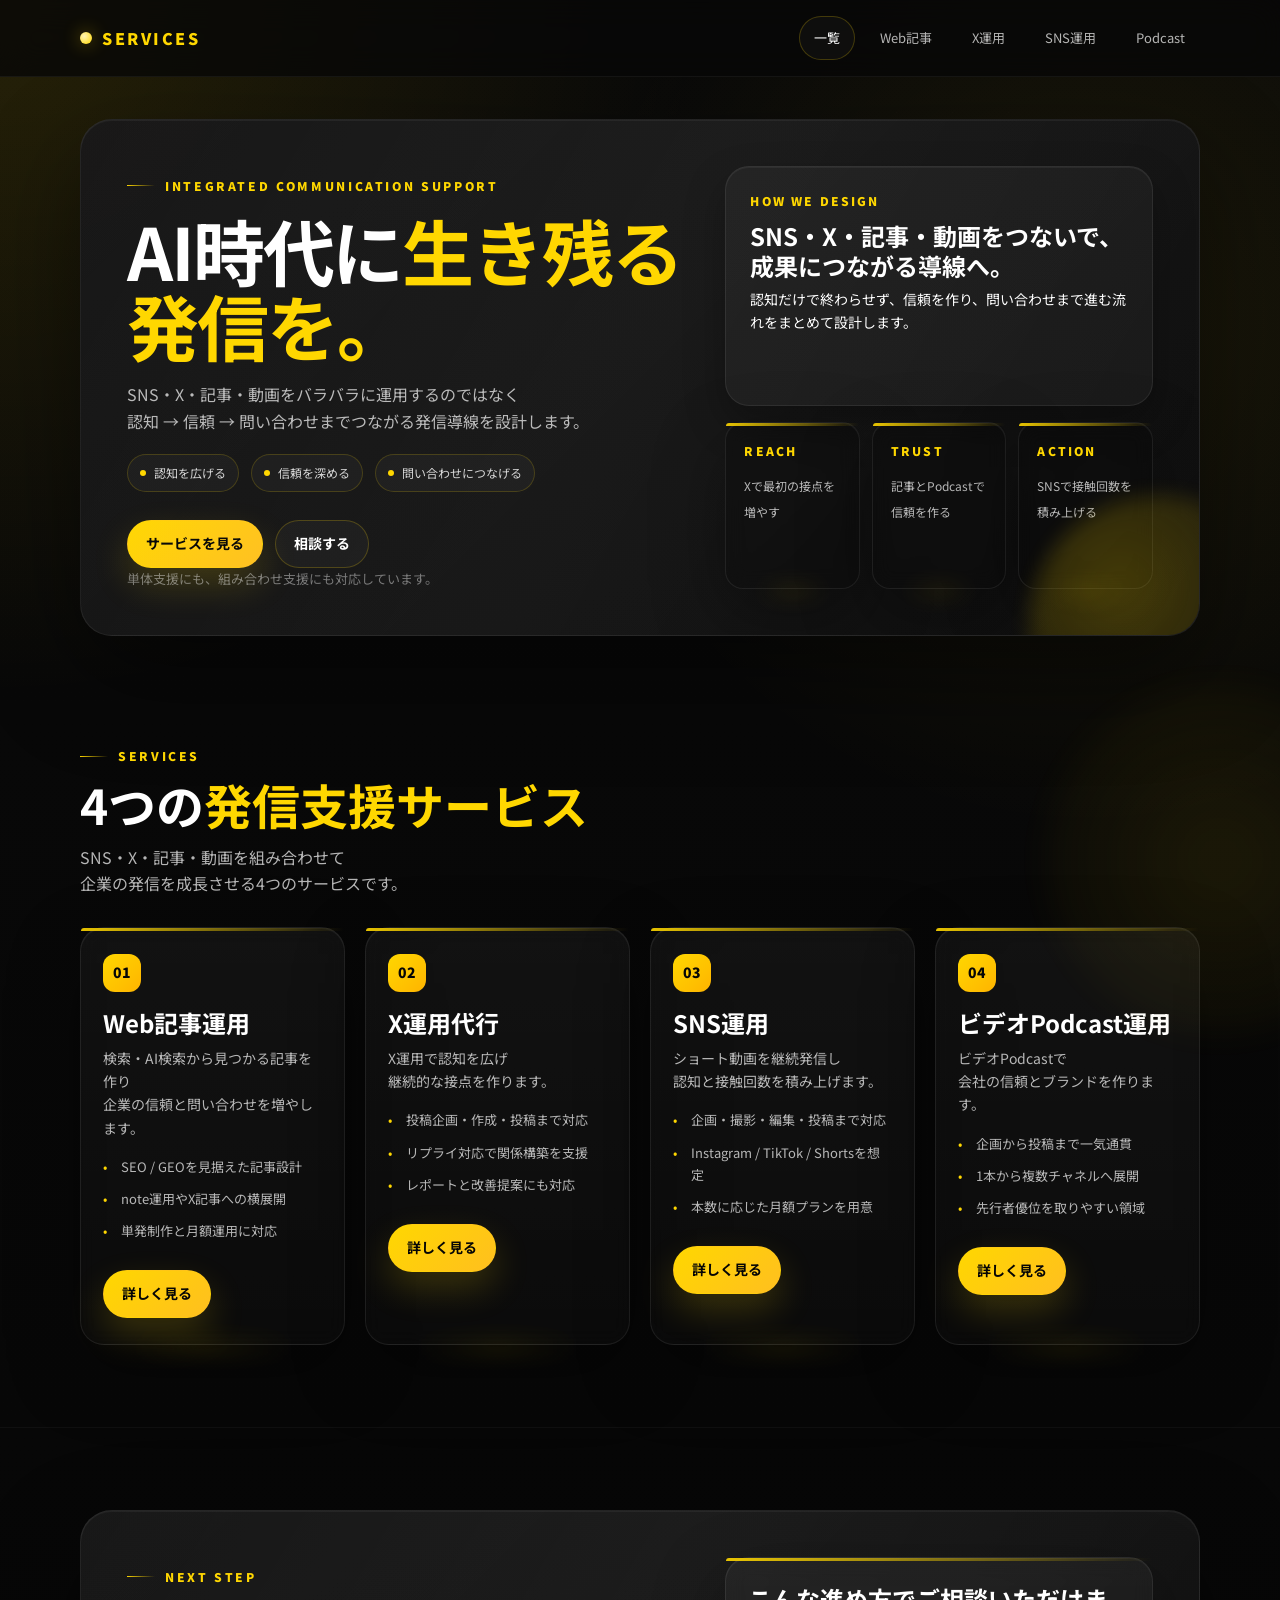
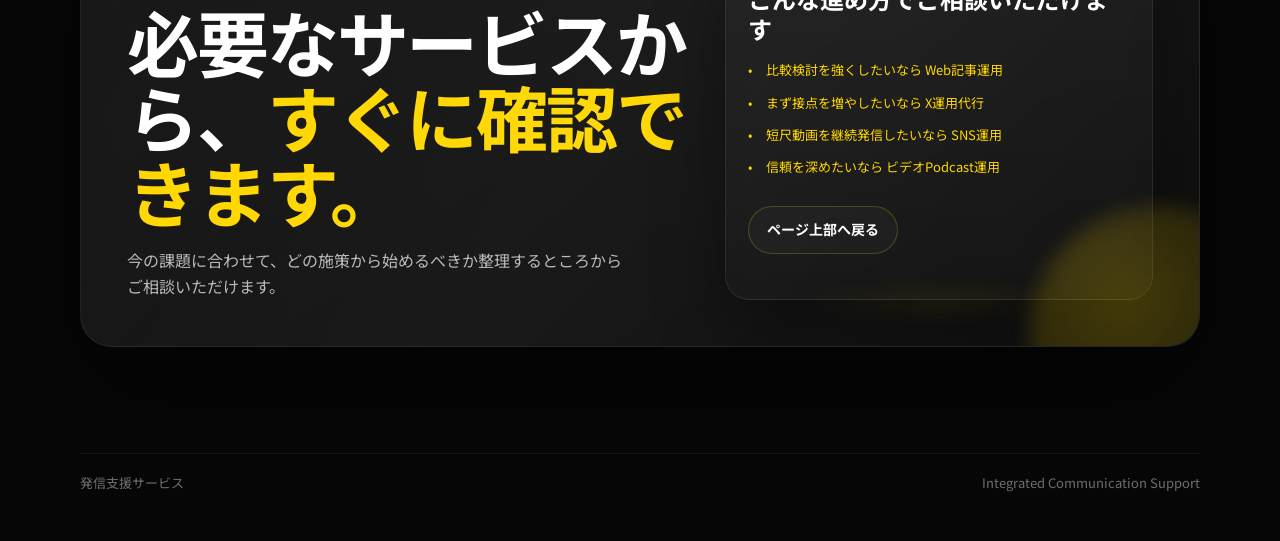
<file: index.html>
<!DOCTYPE html>
<html lang="ja">
<head>
    <meta charset="UTF-8">
    <meta name="viewport" content="width=device-width, initial-scale=1.0">
    <title>4事業の発信支援サービス</title>
    <meta name="description" content="Web記事運用、X運用代行、SNS運用、ビデオPodcast運用を一覧で比較できる入口ページです。">
    <link rel="preconnect" href="https://fonts.googleapis.com">
    <link rel="preconnect" href="https://fonts.gstatic.com" crossorigin>
    <link href="https://fonts.googleapis.com/css2?family=Noto+Sans+JP:wght@400;500;700;900&display=swap" rel="stylesheet">
    <link rel="stylesheet" href="site.css">
    <script src="site.js" defer></script>
</head>
<body>
    <header class="site-header">
        <div class="container header-inner">
            <a class="brand" href="index.html" aria-label="トップへ戻る"><span>Services</span></a>
            <nav class="header-nav">
                <a class="nav-link" data-page-link href="index.html">一覧</a>
                <a class="nav-link" data-page-link href="article.html">Web記事</a>
                <a class="nav-link" data-page-link href="x.html">X運用</a>
                <a class="nav-link" data-page-link href="sns.html">SNS運用</a>
                <a class="nav-link" data-page-link href="podcast.html">Podcast</a>
            </nav>
        </div>
    </header>

    <main class="page-main">
        <section class="hero" id="top">
            <div class="container">
                <div class="hero-shell">
                    <div class="hero-grid">
                        <div class="hero-copy">
                            <div class="eyebrow float-in">Integrated Communication Support</div>
                            <h1 class="float-in delay-1">AI時代に<span class="accent">生き残る発信を。</span></h1>
                            <p class="lead float-in delay-2">SNS・X・記事・動画をバラバラに運用するのではなく<br>認知 → 信頼 → 問い合わせまでつながる発信導線を設計します。</p>
                            <div class="chip-row float-in delay-3" style="margin-top: 20px;">
                                <span class="chip">認知を広げる</span>
                                <span class="chip">信頼を深める</span>
                                <span class="chip">問い合わせにつなげる</span>
                            </div>
                            <div class="hero-actions">
                                <a class="button button-primary" href="#services">サービスを見る</a>
                                <a class="button button-secondary" href="#contact">相談する</a>
                            </div>
                            <div class="hero-note">単体支援にも、組み合わせ支援にも対応しています。</div>
                        </div>

                        <div class="hero-side reveal">
                            <div class="stacked-card">
                                <strong>How We Design</strong>
                                <h3>SNS・X・記事・動画をつないで、成果につながる導線へ。</h3>
                                <p>認知だけで終わらせず、信頼を作り、問い合わせまで進む流れをまとめて設計します。</p>
                            </div>
                            <div class="metric-stack">
                                <div class="metric-card">
                                    <strong>Reach</strong>
                                    <span>Xで最初の接点を増やす</span>
                                </div>
                                <div class="metric-card">
                                    <strong>Trust</strong>
                                    <span>記事とPodcastで信頼を作る</span>
                                </div>
                                <div class="metric-card">
                                    <strong>Action</strong>
                                    <span>SNSで接触回数を積み上げる</span>
                                </div>
                            </div>
                        </div>
                    </div>
                </div>
            </div>
        </section>

        <section class="section" id="services">
            <div class="container">
                <div class="section-head reveal">
                    <div class="eyebrow">Services</div>
                    <h2>4つの<span class="accent">発信支援サービス</span></h2>
                    <p>SNS・X・記事・動画を組み合わせて<br>企業の発信を成長させる4つのサービスです。</p>
                </div>

                <div class="service-grid service-grid-four">
                    <article class="card service-card reveal">
                        <div class="service-index">01</div>
                        <h3>Web記事運用</h3>
                        <p>検索・AI検索から見つかる記事を作り<br>企業の信頼と問い合わせを増やします。</p>
                        <ul class="list">
                            <li>SEO / GEOを見据えた記事設計</li>
                            <li>note運用やX記事への横展開</li>
                            <li>単発制作と月額運用に対応</li>
                        </ul>
                        <div class="button-row">
                            <a class="button button-primary" href="article.html">詳しく見る</a>
                        </div>
                    </article>

                    <article class="card service-card reveal">
                        <div class="service-index">02</div>
                        <h3>X運用代行</h3>
                        <p>X運用で認知を広げ<br>継続的な接点を作ります。</p>
                        <ul class="list">
                            <li>投稿企画・作成・投稿まで対応</li>
                            <li>リプライ対応で関係構築を支援</li>
                            <li>レポートと改善提案にも対応</li>
                        </ul>
                        <div class="button-row">
                            <a class="button button-primary" href="x.html">詳しく見る</a>
                        </div>
                    </article>

                    <article class="card service-card reveal">
                        <div class="service-index">03</div>
                        <h3>SNS運用</h3>
                        <p>ショート動画を継続発信し<br>認知と接触回数を積み上げます。</p>
                        <ul class="list">
                            <li>企画・撮影・編集・投稿まで対応</li>
                            <li>Instagram / TikTok / Shortsを想定</li>
                            <li>本数に応じた月額プランを用意</li>
                        </ul>
                        <div class="button-row">
                            <a class="button button-primary" href="sns.html">詳しく見る</a>
                        </div>
                    </article>

                    <article class="card service-card reveal">
                        <div class="service-index">04</div>
                        <h3>ビデオPodcast運用</h3>
                        <p>ビデオPodcastで<br>会社の信頼とブランドを作ります。</p>
                        <ul class="list">
                            <li>企画から投稿まで一気通貫</li>
                            <li>1本から複数チャネルへ展開</li>
                            <li>先行者優位を取りやすい領域</li>
                        </ul>
                        <div class="button-row">
                            <a class="button button-primary" href="podcast.html">詳しく見る</a>
                        </div>
                    </article>
                </div>
            </div>
        </section>

        <section class="section" id="contact">
            <div class="container">
                <div class="cta-shell reveal">
                    <div class="cta-grid">
                        <div class="cta-copy">
                            <div class="eyebrow">Next Step</div>
                            <h2>必要なサービスから、<span class="accent">すぐに確認できます。</span></h2>
                            <p>今の課題に合わせて、どの施策から始めるべきか整理するところからご相談いただけます。</p>
                        </div>
                        <div class="card">
                            <h3>こんな進め方でご相談いただけます</h3>
                            <ul class="check-list">
                                <li><a class="inline-link" href="article.html">比較検討を強くしたいなら Web記事運用</a></li>
                                <li><a class="inline-link" href="x.html">まず接点を増やしたいなら X運用代行</a></li>
                                <li><a class="inline-link" href="sns.html">短尺動画を継続発信したいなら SNS運用</a></li>
                                <li><a class="inline-link" href="podcast.html">信頼を深めたいなら ビデオPodcast運用</a></li>
                            </ul>
                            <div class="button-row">
                                <a class="button button-secondary" href="#top">ページ上部へ戻る</a>
                            </div>
                        </div>
                    </div>
                </div>
            </div>
        </section>
    </main>

    <footer class="footer">
        <div class="container footer-inner">
            <span>発信支援サービス</span>
            <span>Integrated Communication Support</span>
        </div>
    </footer>
</body>
</html>
</file>
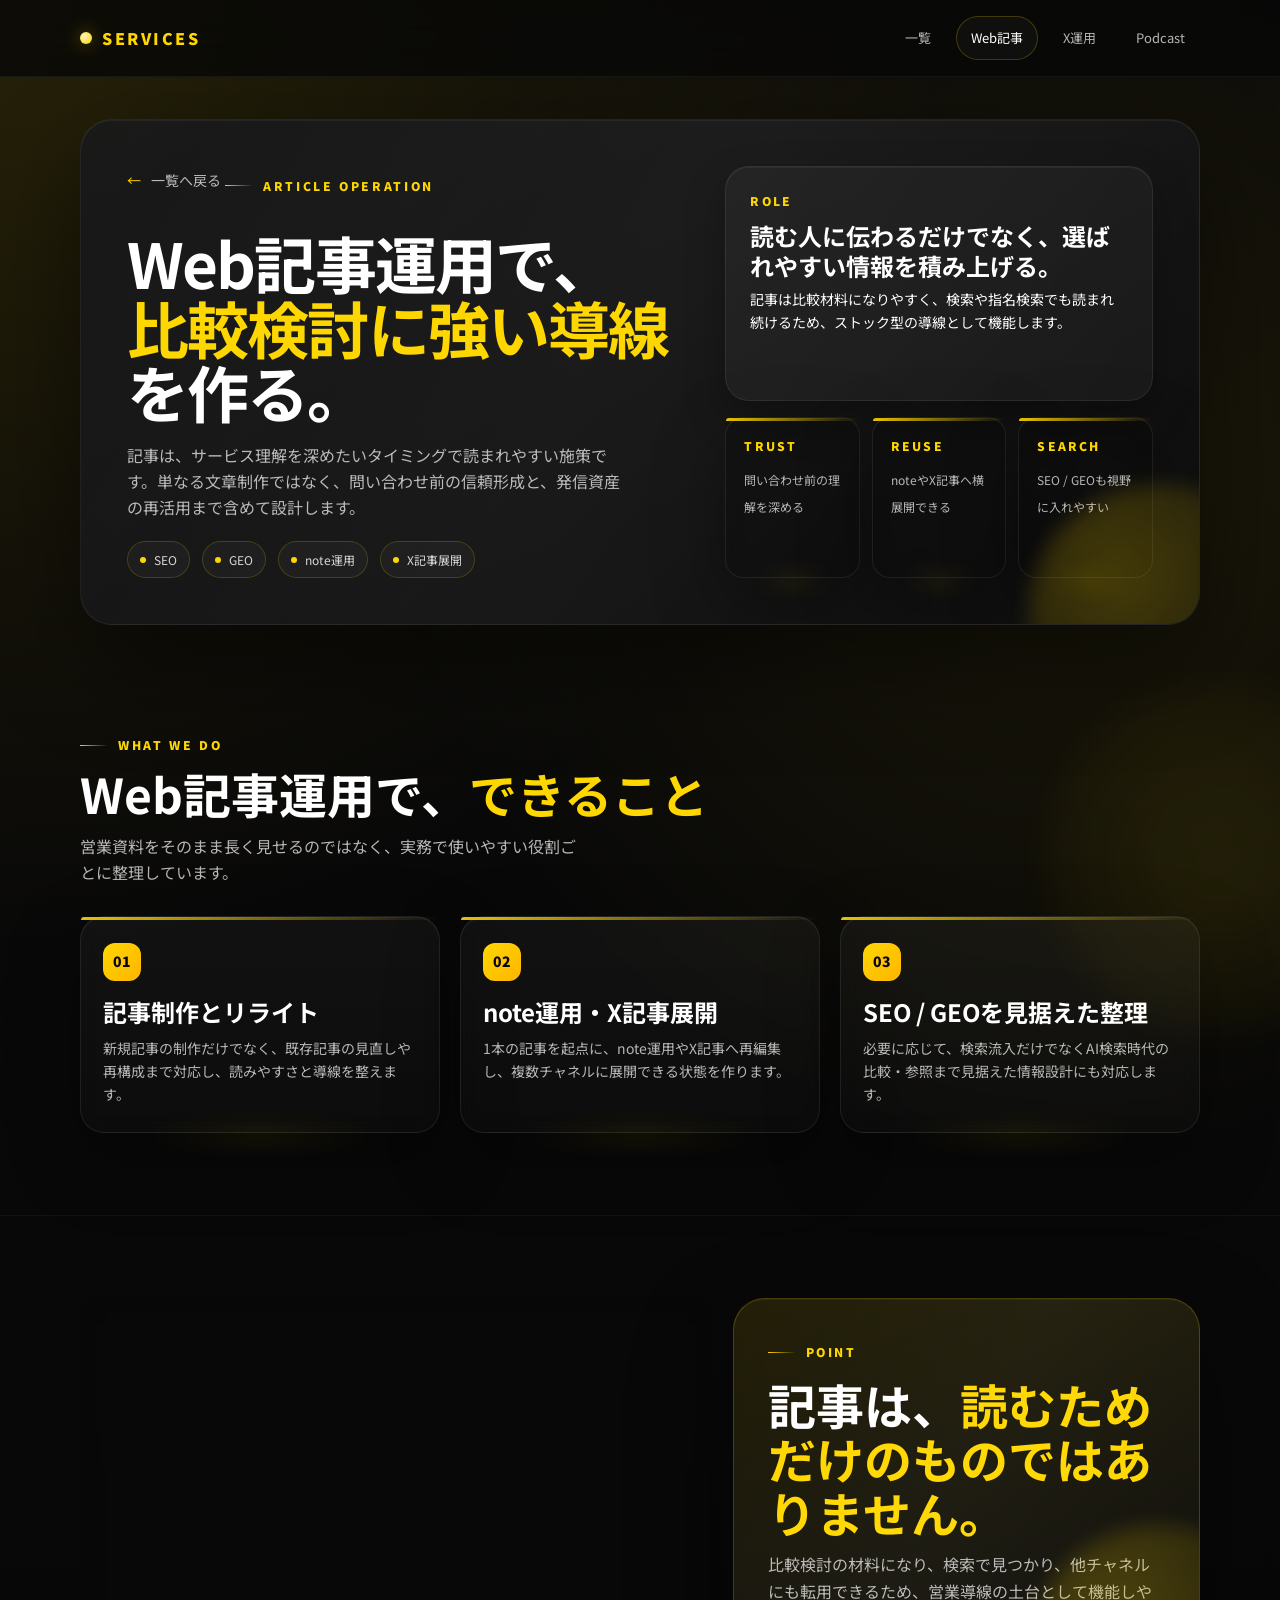
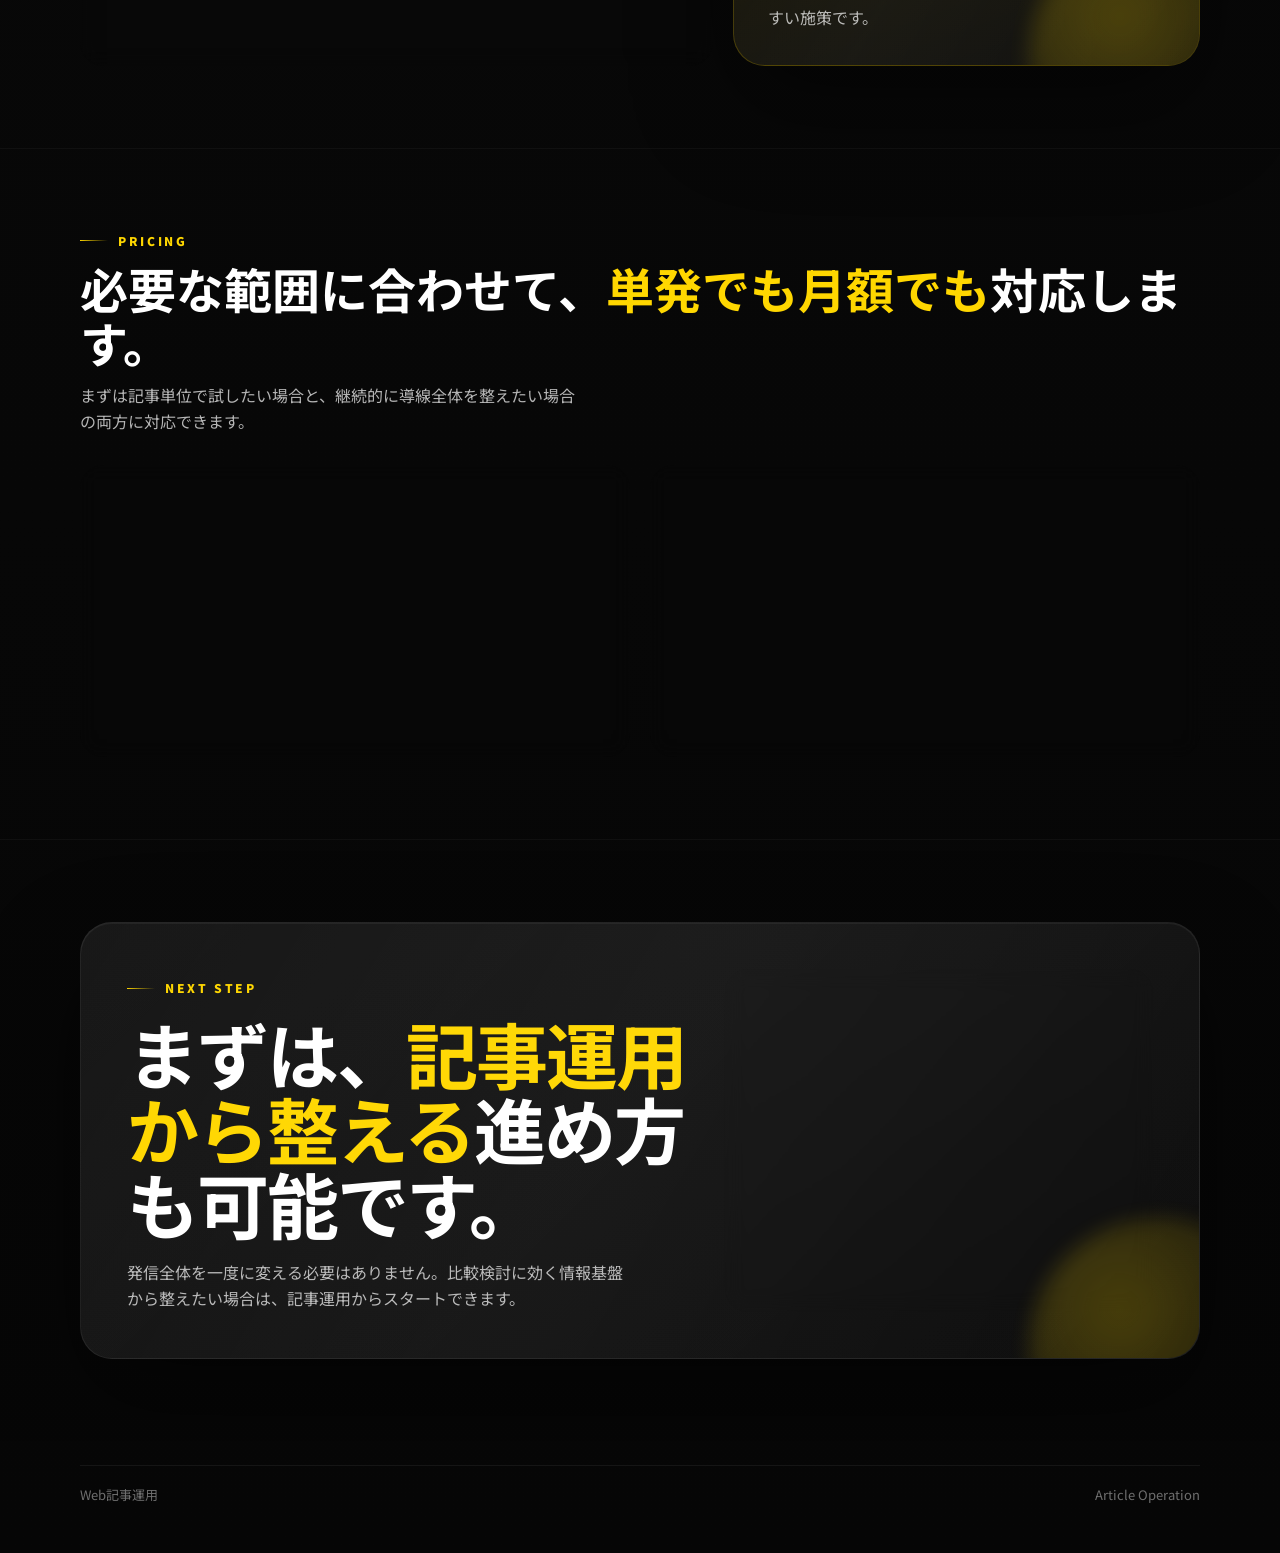
<file: article.html>
﻿<!DOCTYPE html>
<html lang="ja">
<head>
    <meta charset="UTF-8">
    <meta name="viewport" content="width=device-width, initial-scale=1.0">
    <title>Web記事運用</title>
    <meta name="description" content="比較検討に強い導線を作るWeb記事運用の詳細ページです。記事制作、リライト、note展開、SEO / GEO視点の整理まで対応します。">
    <link rel="preconnect" href="https://fonts.googleapis.com">
    <link rel="preconnect" href="https://fonts.gstatic.com" crossorigin>
    <link href="https://fonts.googleapis.com/css2?family=Noto+Sans+JP:wght@400;500;700;900&display=swap" rel="stylesheet">
    <link rel="stylesheet" href="site.css">
    <script src="site.js" defer></script>
</head>
<body>
    <header class="site-header">
        <div class="container header-inner">
            <a class="brand" href="index.html" aria-label="トップへ戻る"><span>Services</span></a>
            <nav class="header-nav">
                <a class="nav-link" data-page-link href="index.html">一覧</a>
                <a class="nav-link" data-page-link href="article.html">Web記事</a>
                <a class="nav-link" data-page-link href="x.html">X運用</a>
                <a class="nav-link" data-page-link href="podcast.html">Podcast</a>
            </nav>
        </div>
    </header>

    <main class="page-main">
        <!-- Hero -->
        <section class="page-hero">
            <div class="container">
                <div class="page-hero-shell">
                    <div class="page-hero-grid">
                        <div class="page-hero-copy">
                            <a class="back-link" href="index.html">一覧へ戻る</a>
                            <div class="eyebrow float-in">Article Operation</div>
                            <h1 class="page-title float-in delay-1">Web記事運用で、<br><span class="accent">比較検討に強い導線</span>を作る。</h1>
                            <p class="lead float-in delay-2">記事は、サービス理解を深めたいタイミングで読まれやすい施策です。単なる文章制作ではなく、問い合わせ前の信頼形成と、発信資産の再活用まで含めて設計します。</p>
                            <div class="tag-row float-in delay-3" style="margin-top: 20px;">
                                <span class="tag">SEO</span>
                                <span class="tag">GEO</span>
                                <span class="tag">note運用</span>
                                <span class="tag">X記事展開</span>
                            </div>
                        </div>
                        <div class="page-hero-side reveal">
                            <div class="stacked-card">
                                <strong>Role</strong>
                                <h3>読む人に伝わるだけでなく、選ばれやすい情報を積み上げる。</h3>
                                <p>記事は比較材料になりやすく、検索や指名検索でも読まれ続けるため、ストック型の導線として機能します。</p>
                            </div>
                            <div class="metric-stack">
                                <div class="metric-card">
                                    <strong>Trust</strong>
                                    <span>問い合わせ前の理解を深める</span>
                                </div>
                                <div class="metric-card">
                                    <strong>Reuse</strong>
                                    <span>noteやX記事へ横展開できる</span>
                                </div>
                                <div class="metric-card">
                                    <strong>Search</strong>
                                    <span>SEO / GEOも視野に入れやすい</span>
                                </div>
                            </div>
                        </div>
                    </div>
                </div>
            </div>
        </section>

        <!-- Features -->
        <section class="section">
            <div class="container">
                <div class="section-head reveal">
                    <div class="eyebrow">What We Do</div>
                    <h2>Web記事運用で、<span class="accent">できること</span></h2>
                    <p>営業資料をそのまま長く見せるのではなく、実務で使いやすい役割ごとに整理しています。</p>
                </div>
                <div class="service-grid">
                    <article class="card detail-card reveal">
                        <div class="card-index">01</div>
                        <h3>記事制作とリライト</h3>
                        <p>新規記事の制作だけでなく、既存記事の見直しや再構成まで対応し、読みやすさと導線を整えます。</p>
                    </article>
                    <article class="card detail-card reveal">
                        <div class="card-index">02</div>
                        <h3>note運用・X記事展開</h3>
                        <p>1本の記事を起点に、note運用やX記事へ再編集し、複数チャネルに展開できる状態を作ります。</p>
                    </article>
                    <article class="card detail-card reveal">
                        <div class="card-index">03</div>
                        <h3>SEO / GEOを見据えた整理</h3>
                        <p>必要に応じて、検索流入だけでなくAI検索時代の比較・参照まで見据えた情報設計にも対応します。</p>
                    </article>
                </div>
            </div>
        </section>

        <!-- Audience -->
        <section class="section">
            <div class="container">
                <div class="split-grid">
                    <article class="card audience-card reveal">
                        <div class="eyebrow">Best Fit</div>
                        <h2>こんな会社に向いています。</h2>
                        <ul class="check-list">
                            <li>BtoBや高単価商材で、比較検討時の信頼形成を強くしたい会社</li>
                            <li>SNSだけでは説明が足りず、理解を深める場が必要な会社</li>
                            <li>単発発信ではなく、積み上がる資産として記事を育てたい会社</li>
                        </ul>
                    </article>
                    <article class="quote-shell reveal">
                        <div class="quote-copy">
                            <div class="eyebrow">Point</div>
                            <h2>記事は、<span class="accent">読むためだけのものではありません。</span></h2>
                            <p>比較検討の材料になり、検索で見つかり、他チャネルにも転用できるため、営業導線の土台として機能しやすい施策です。</p>
                        </div>
                    </article>
                </div>
            </div>
        </section>

        <!-- Pricing -->
        <section class="section">
            <div class="container">
                <div class="section-head reveal">
                    <div class="eyebrow">Pricing</div>
                    <h2>必要な範囲に合わせて、<span class="accent">単発でも月額でも</span>対応します。</h2>
                    <p>まずは記事単位で試したい場合と、継続的に導線全体を整えたい場合の両方に対応できます。</p>
                </div>
                <div class="pricing-grid">
                    <article class="card pricing-card reveal">
                        <div class="pricing-index">A</div>
                        <h3>単発プラン</h3>
                        <div class="price">3〜5万円<span> / 1記事</span></div>
                        <ul class="check-list">
                            <li>必要なタイミングで記事単位で依頼可能</li>
                            <li>文字数や内容によって調整</li>
                            <li>まずは試したい企業にも向いています</li>
                        </ul>
                    </article>
                    <article class="card pricing-card reveal">
                        <div class="pricing-index">B</div>
                        <h3>月額プラン</h3>
                        <div class="price">要相談<span> / 月額</span></div>
                        <ul class="check-list">
                            <li>note運用＋記事作成＋リライト＋X記事</li>
                            <li>本数や運用範囲に応じて設計</li>
                            <li>必要に応じてGEO追加対応も可能</li>
                        </ul>
                    </article>
                </div>
            </div>
        </section>

        <!-- CTA -->
        <section class="section">
            <div class="container">
                <div class="cta-shell reveal">
                    <div class="cta-grid">
                        <div class="cta-copy">
                            <div class="eyebrow">Next Step</div>
                            <h2>まずは、<span class="accent">記事運用から整える</span>進め方も可能です。</h2>
                            <p>発信全体を一度に変える必要はありません。比較検討に効く情報基盤から整えたい場合は、記事運用からスタートできます。</p>
                        </div>
                        <div class="card">
                            <h3>相談の進め方</h3>
                            <ul class="check-list">
                                <li><a class="inline-link" href="x.html">X運用代行で認知を広げる</a></li>
                                <li><a class="inline-link" href="podcast.html">Podcast運用で信頼を深める</a></li>
                                <li><a class="inline-link" href="index.html#contact">一覧に戻って進め方を整理する</a></li>
                            </ul>
                            <div class="button-row">
                                <a class="button button-primary" href="index.html#contact">一覧へ戻って相談する</a>
                            </div>
                        </div>
                    </div>
                </div>
            </div>
        </section>
    </main>

    <footer class="footer">
        <div class="container footer-inner">
            <span>Web記事運用</span>
            <span>Article Operation</span>
        </div>
    </footer>
</body>
</html>
</file>
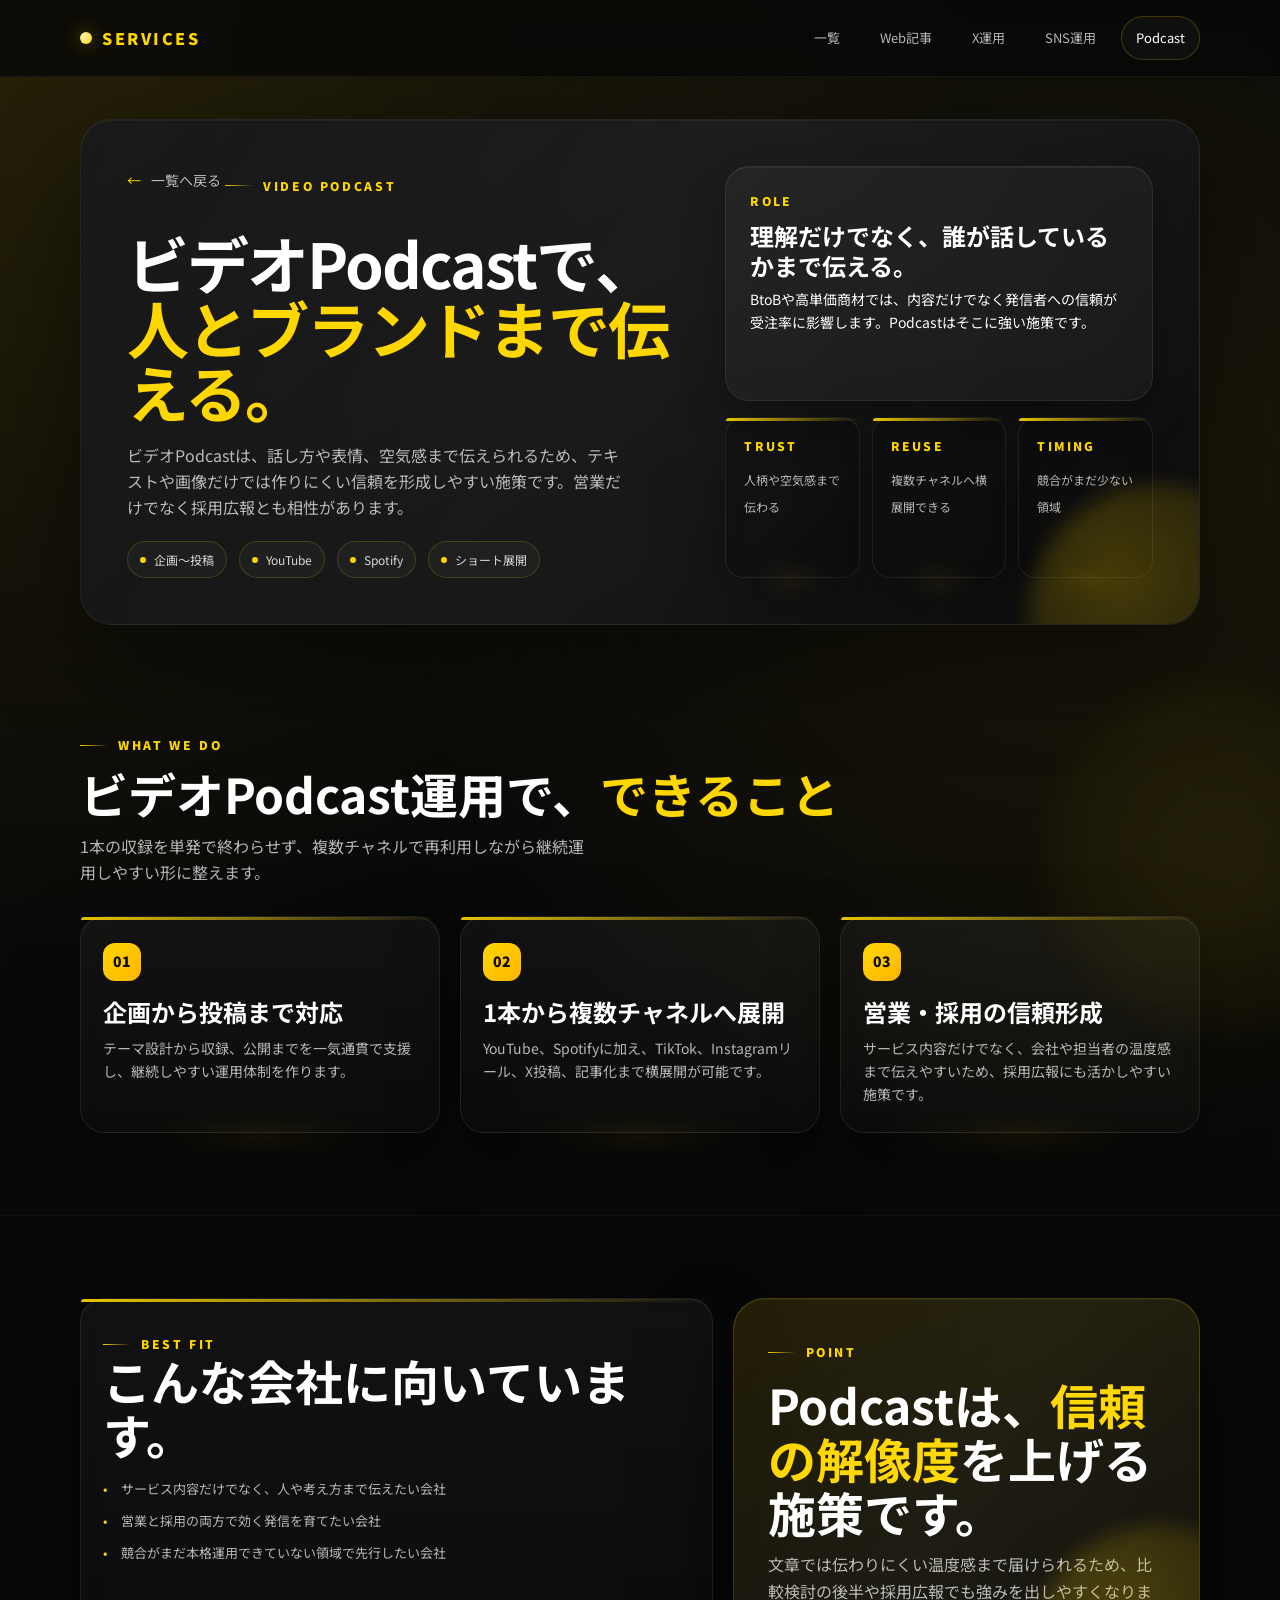
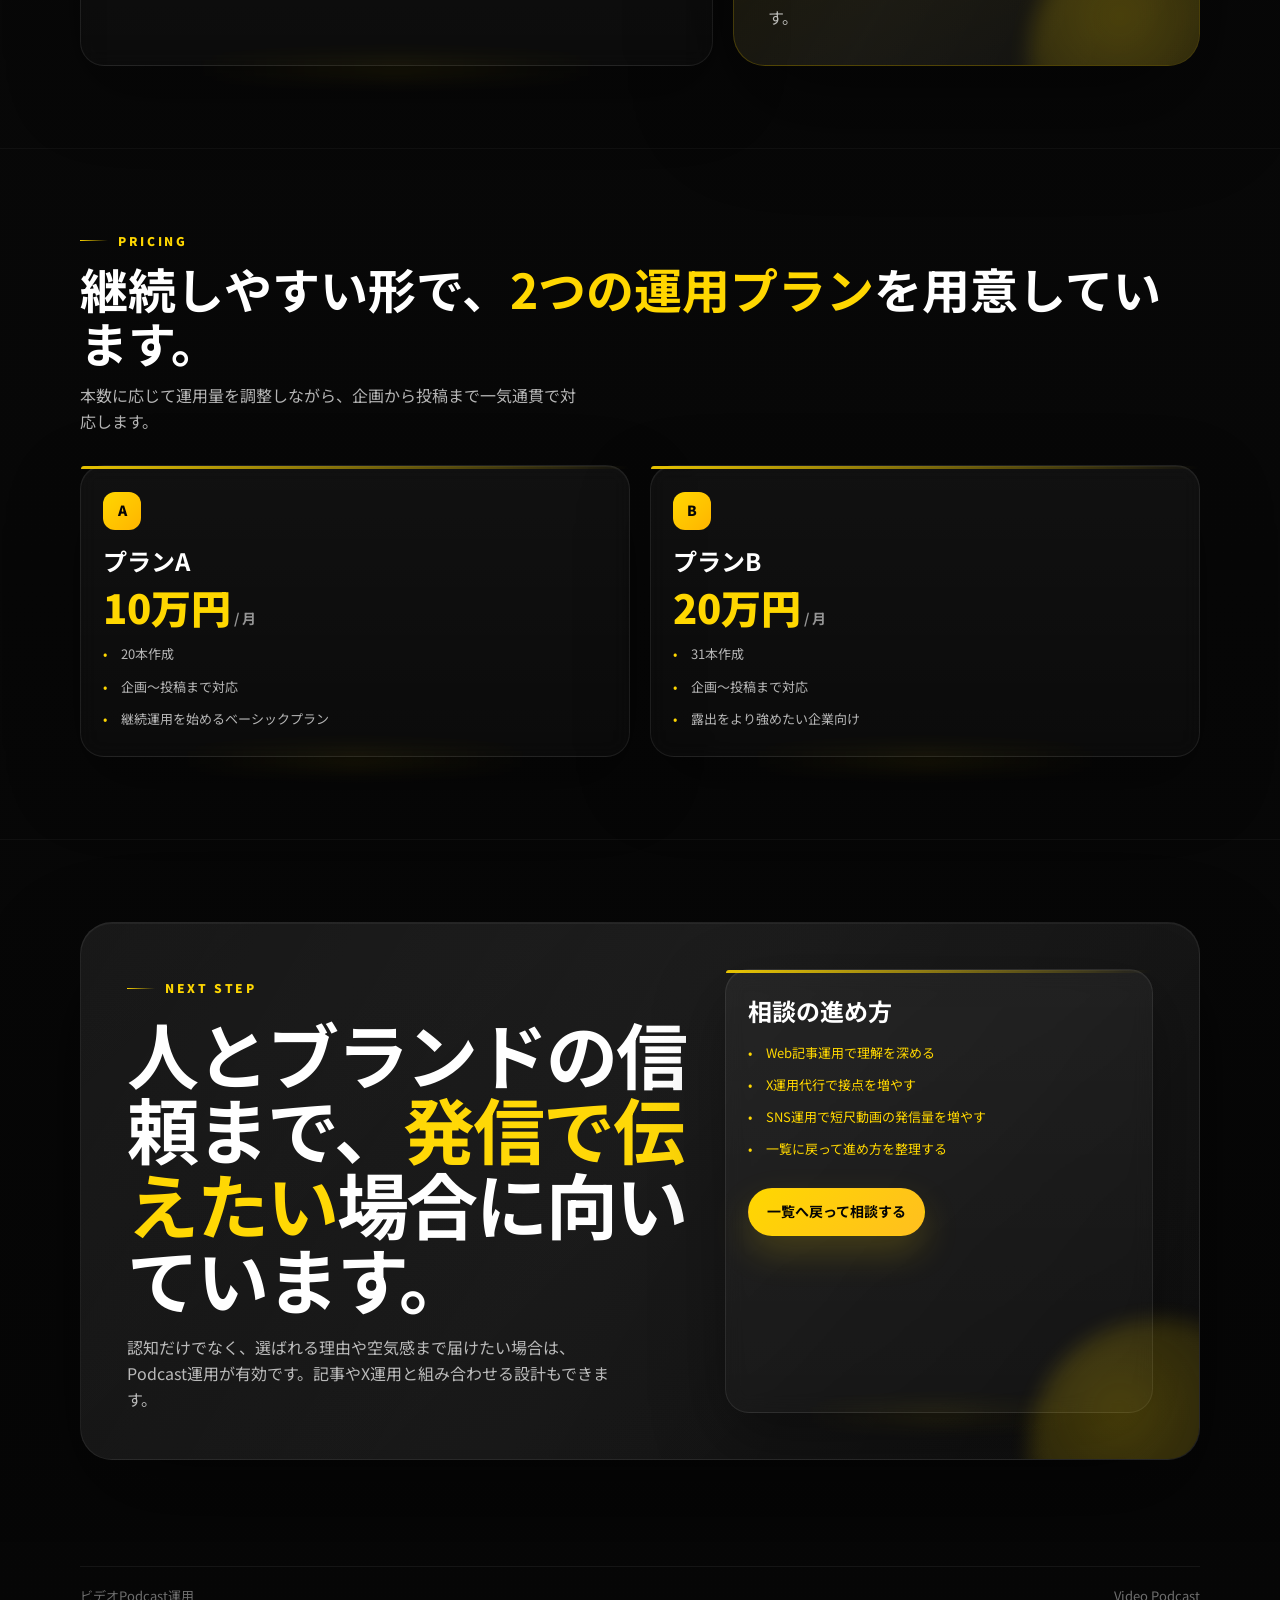
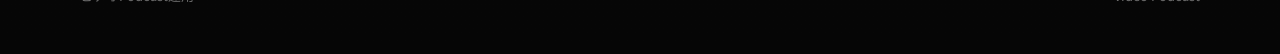
<file: podcast.html>
<!DOCTYPE html>
<html lang="ja">
<head>
    <meta charset="UTF-8">
    <meta name="viewport" content="width=device-width, initial-scale=1.0">
    <title>ビデオPodcast運用</title>
    <meta name="description" content="人とブランドまで伝えるビデオPodcast運用の詳細ページです。企画、収録、投稿、複数チャネル展開まで対応します。">
    <link rel="preconnect" href="https://fonts.googleapis.com">
    <link rel="preconnect" href="https://fonts.gstatic.com" crossorigin>
    <link href="https://fonts.googleapis.com/css2?family=Noto+Sans+JP:wght@400;500;700;900&display=swap" rel="stylesheet">
    <link rel="stylesheet" href="site.css">
    <script src="site.js" defer></script>
</head>
<body>
    <header class="site-header">
        <div class="container header-inner">
            <a class="brand" href="index.html" aria-label="トップへ戻る"><span>Services</span></a>
            <nav class="header-nav">
                <a class="nav-link" data-page-link href="index.html">一覧</a>
                <a class="nav-link" data-page-link href="article.html">Web記事</a>
                <a class="nav-link" data-page-link href="x.html">X運用</a>
                <a class="nav-link" data-page-link href="sns.html">SNS運用</a>
                <a class="nav-link" data-page-link href="podcast.html">Podcast</a>
            </nav>
        </div>
    </header>

    <main class="page-main">
        <!-- Hero -->
        <section class="page-hero">
            <div class="container">
                <div class="page-hero-shell">
                    <div class="page-hero-grid">
                        <div class="page-hero-copy">
                            <a class="back-link" href="index.html">一覧へ戻る</a>
                            <div class="eyebrow float-in">Video Podcast</div>
                            <h1 class="page-title float-in delay-1">ビデオPodcastで、<br><span class="accent">人とブランドまで伝える。</span></h1>
                            <p class="lead float-in delay-2">ビデオPodcastは、話し方や表情、空気感まで伝えられるため、テキストや画像だけでは作りにくい信頼を形成しやすい施策です。営業だけでなく採用広報とも相性があります。</p>
                            <div class="tag-row float-in delay-3" style="margin-top: 20px;">
                                <span class="tag">企画〜投稿</span>
                                <span class="tag">YouTube</span>
                                <span class="tag">Spotify</span>
                                <span class="tag">ショート展開</span>
                            </div>
                        </div>
                        <div class="page-hero-side reveal">
                            <div class="stacked-card">
                                <strong>Role</strong>
                                <h3>理解だけでなく、誰が話しているかまで伝える。</h3>
                                <p>BtoBや高単価商材では、内容だけでなく発信者への信頼が受注率に影響します。Podcastはそこに強い施策です。</p>
                            </div>
                            <div class="metric-stack">
                                <div class="metric-card">
                                    <strong>Trust</strong>
                                    <span>人柄や空気感まで伝わる</span>
                                </div>
                                <div class="metric-card">
                                    <strong>Reuse</strong>
                                    <span>複数チャネルへ横展開できる</span>
                                </div>
                                <div class="metric-card">
                                    <strong>Timing</strong>
                                    <span>競合がまだ少ない領域</span>
                                </div>
                            </div>
                        </div>
                    </div>
                </div>
            </div>
        </section>

        <!-- Features -->
        <section class="section">
            <div class="container">
                <div class="section-head reveal">
                    <div class="eyebrow">What We Do</div>
                    <h2>ビデオPodcast運用で、<span class="accent">できること</span></h2>
                    <p>1本の収録を単発で終わらせず、複数チャネルで再利用しながら継続運用しやすい形に整えます。</p>
                </div>
                <div class="service-grid">
                    <article class="card detail-card reveal">
                        <div class="card-index">01</div>
                        <h3>企画から投稿まで対応</h3>
                        <p>テーマ設計から収録、公開までを一気通貫で支援し、継続しやすい運用体制を作ります。</p>
                    </article>
                    <article class="card detail-card reveal">
                        <div class="card-index">02</div>
                        <h3>1本から複数チャネルへ展開</h3>
                        <p>YouTube、Spotifyに加え、TikTok、Instagramリール、X投稿、記事化まで横展開が可能です。</p>
                    </article>
                    <article class="card detail-card reveal">
                        <div class="card-index">03</div>
                        <h3>営業・採用の信頼形成</h3>
                        <p>サービス内容だけでなく、会社や担当者の温度感まで伝えやすいため、採用広報にも活かしやすい施策です。</p>
                    </article>
                </div>
            </div>
        </section>

        <!-- Audience -->
        <section class="section">
            <div class="container">
                <div class="split-grid">
                    <article class="card audience-card reveal">
                        <div class="eyebrow">Best Fit</div>
                        <h2>こんな会社に向いています。</h2>
                        <ul class="check-list">
                            <li>サービス内容だけでなく、人や考え方まで伝えたい会社</li>
                            <li>営業と採用の両方で効く発信を育てたい会社</li>
                            <li>競合がまだ本格運用できていない領域で先行したい会社</li>
                        </ul>
                    </article>
                    <article class="quote-shell reveal">
                        <div class="quote-copy">
                            <div class="eyebrow">Point</div>
                            <h2>Podcastは、<span class="accent">信頼の解像度</span>を上げる施策です。</h2>
                            <p>文章では伝わりにくい温度感まで届けられるため、比較検討の後半や採用広報でも強みを出しやすくなります。</p>
                        </div>
                    </article>
                </div>
            </div>
        </section>

        <!-- Pricing -->
        <section class="section">
            <div class="container">
                <div class="section-head reveal">
                    <div class="eyebrow">Pricing</div>
                    <h2>継続しやすい形で、<span class="accent">2つの運用プラン</span>を用意しています。</h2>
                    <p>本数に応じて運用量を調整しながら、企画から投稿まで一気通貫で対応します。</p>
                </div>
                <div class="pricing-grid">
                    <article class="card pricing-card reveal">
                        <div class="pricing-index">A</div>
                        <h3>プランA</h3>
                        <div class="price">10万円<span> / 月</span></div>
                        <ul class="check-list">
                            <li>20本作成</li>
                            <li>企画〜投稿まで対応</li>
                            <li>継続運用を始めるベーシックプラン</li>
                        </ul>
                    </article>
                    <article class="card pricing-card reveal">
                        <div class="pricing-index">B</div>
                        <h3>プランB</h3>
                        <div class="price">20万円<span> / 月</span></div>
                        <ul class="check-list">
                            <li>31本作成</li>
                            <li>企画〜投稿まで対応</li>
                            <li>露出をより強めたい企業向け</li>
                        </ul>
                    </article>
                </div>
            </div>
        </section>

        <!-- CTA -->
        <section class="section">
            <div class="container">
                <div class="cta-shell reveal">
                    <div class="cta-grid">
                        <div class="cta-copy">
                            <div class="eyebrow">Next Step</div>
                            <h2>人とブランドの信頼まで、<span class="accent">発信で伝えたい</span>場合に向いています。</h2>
                            <p>認知だけでなく、選ばれる理由や空気感まで届けたい場合は、Podcast運用が有効です。記事やX運用と組み合わせる設計もできます。</p>
                        </div>
                        <div class="card">
                            <h3>相談の進め方</h3>
                            <ul class="check-list">
                                <li><a class="inline-link" href="article.html">Web記事運用で理解を深める</a></li>
                                <li><a class="inline-link" href="x.html">X運用代行で接点を増やす</a></li>
                                <li><a class="inline-link" href="sns.html">SNS運用で短尺動画の発信量を増やす</a></li>
                                <li><a class="inline-link" href="index.html#contact">一覧に戻って進め方を整理する</a></li>
                            </ul>
                            <div class="button-row">
                                <a class="button button-primary" href="index.html#contact">一覧へ戻って相談する</a>
                            </div>
                        </div>
                    </div>
                </div>
            </div>
        </section>
    </main>

    <footer class="footer">
        <div class="container footer-inner">
            <span>ビデオPodcast運用</span>
            <span>Video Podcast</span>
        </div>
    </footer>
</body>
</html>
</file>
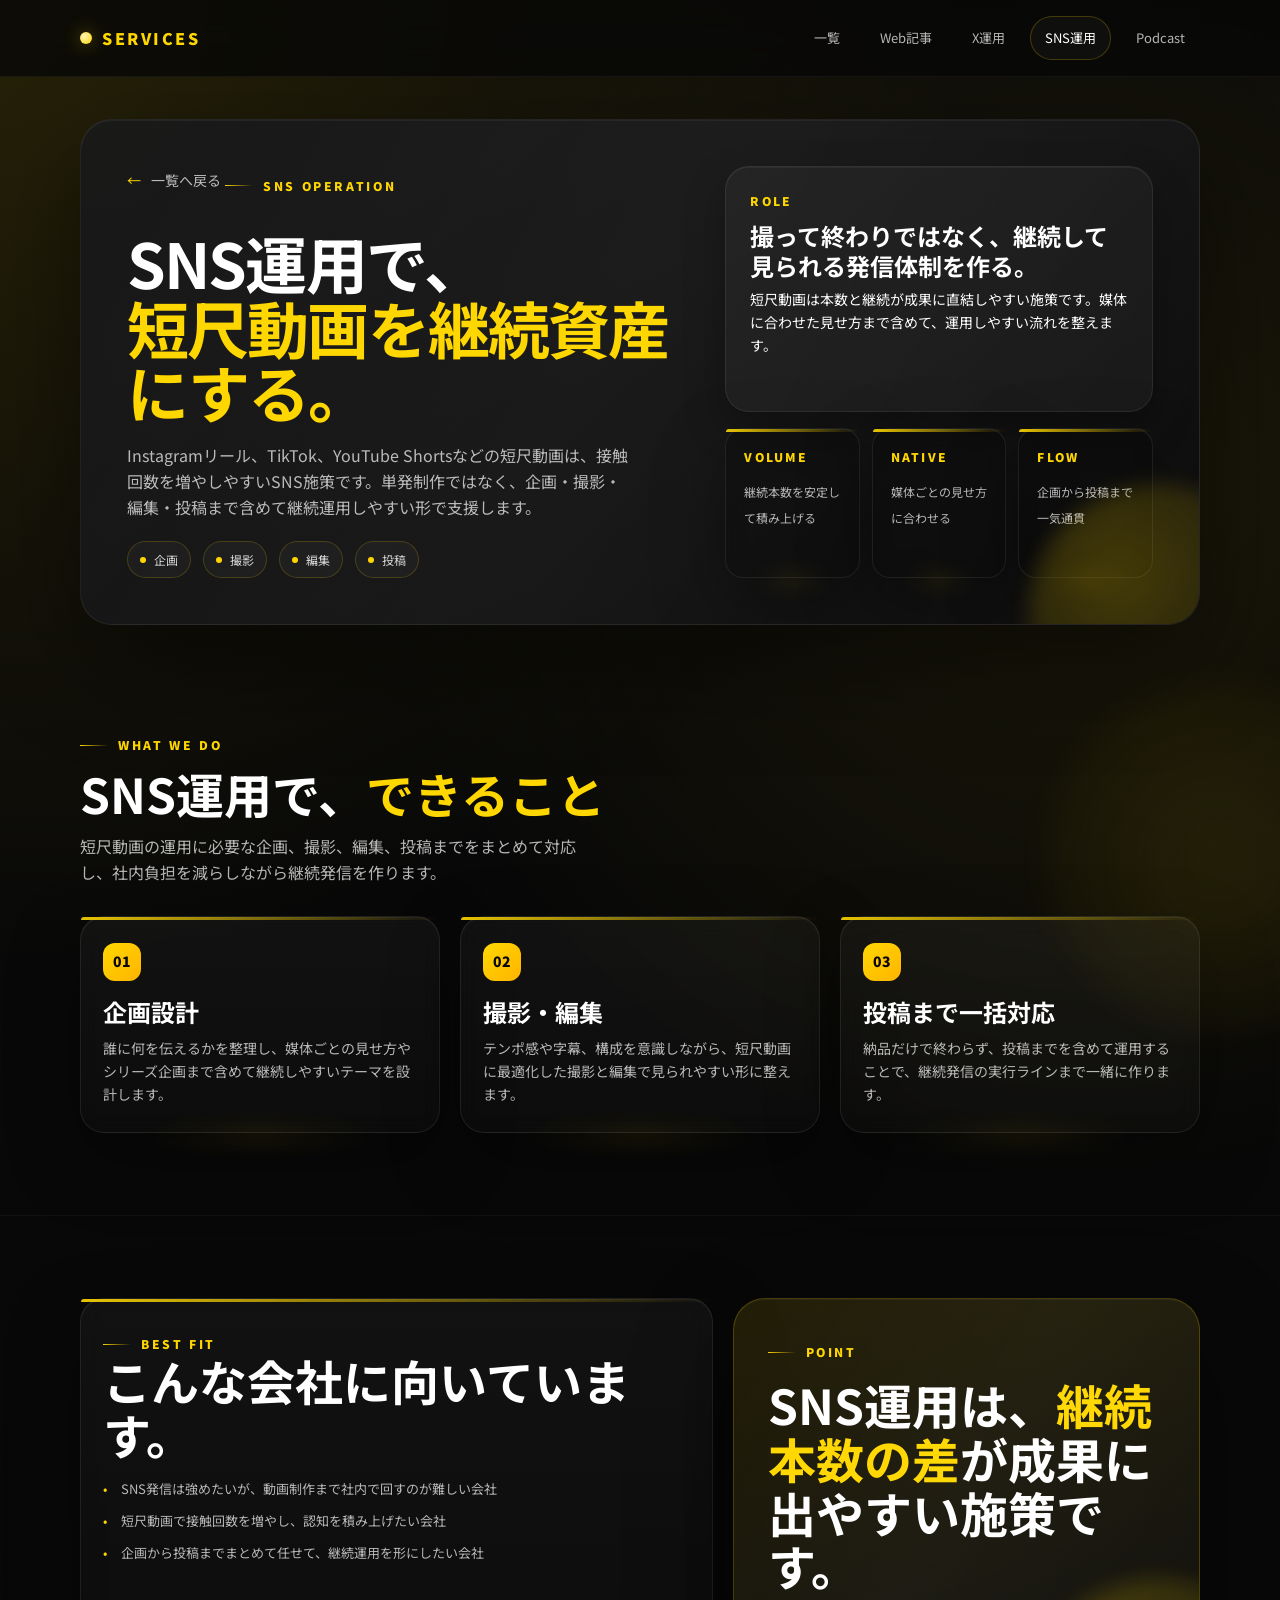
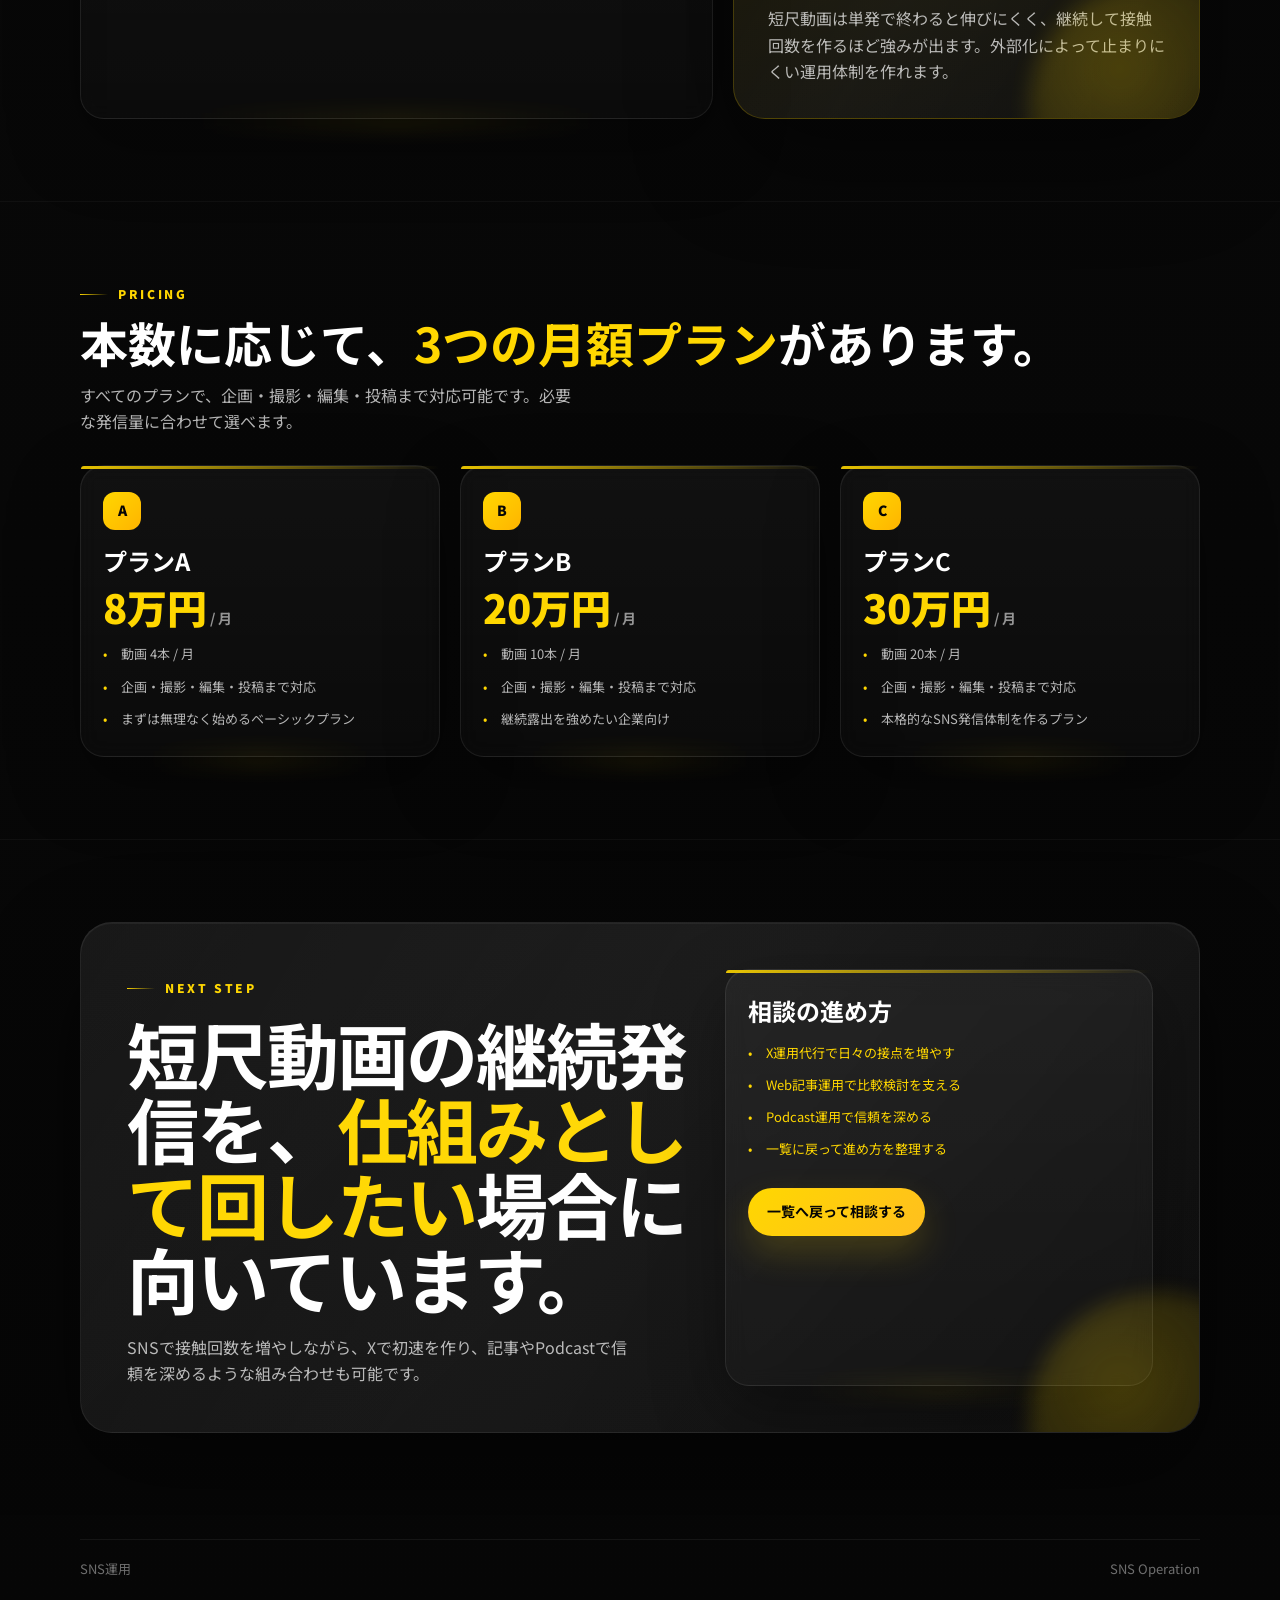
<file: sns.html>
<!DOCTYPE html>
<html lang="ja">
<head>
    <meta charset="UTF-8">
    <meta name="viewport" content="width=device-width, initial-scale=1.0">
    <title>SNS運用</title>
    <meta name="description" content="短尺動画を継続発信するSNS運用の詳細ページです。企画・撮影・編集・投稿まで一気通貫で対応します。">
    <link rel="preconnect" href="https://fonts.googleapis.com">
    <link rel="preconnect" href="https://fonts.gstatic.com" crossorigin>
    <link href="https://fonts.googleapis.com/css2?family=Noto+Sans+JP:wght@400;500;700;900&display=swap" rel="stylesheet">
    <link rel="stylesheet" href="site.css">
    <script src="site.js" defer></script>
</head>
<body>
    <header class="site-header">
        <div class="container header-inner">
            <a class="brand" href="index.html" aria-label="トップへ戻る"><span>Services</span></a>
            <nav class="header-nav">
                <a class="nav-link" data-page-link href="index.html">一覧</a>
                <a class="nav-link" data-page-link href="article.html">Web記事</a>
                <a class="nav-link" data-page-link href="x.html">X運用</a>
                <a class="nav-link" data-page-link href="sns.html">SNS運用</a>
                <a class="nav-link" data-page-link href="podcast.html">Podcast</a>
            </nav>
        </div>
    </header>

    <main class="page-main">
        <section class="page-hero">
            <div class="container">
                <div class="page-hero-shell">
                    <div class="page-hero-grid">
                        <div class="page-hero-copy">
                            <a class="back-link" href="index.html">一覧へ戻る</a>
                            <div class="eyebrow float-in">SNS Operation</div>
                            <h1 class="page-title float-in delay-1">SNS運用で、<br><span class="accent">短尺動画を継続資産にする。</span></h1>
                            <p class="lead float-in delay-2">Instagramリール、TikTok、YouTube Shortsなどの短尺動画は、接触回数を増やしやすいSNS施策です。単発制作ではなく、企画・撮影・編集・投稿まで含めて継続運用しやすい形で支援します。</p>
                            <div class="tag-row float-in delay-3" style="margin-top: 20px;">
                                <span class="tag">企画</span>
                                <span class="tag">撮影</span>
                                <span class="tag">編集</span>
                                <span class="tag">投稿</span>
                            </div>
                        </div>
                        <div class="page-hero-side reveal">
                            <div class="stacked-card">
                                <strong>Role</strong>
                                <h3>撮って終わりではなく、継続して見られる発信体制を作る。</h3>
                                <p>短尺動画は本数と継続が成果に直結しやすい施策です。媒体に合わせた見せ方まで含めて、運用しやすい流れを整えます。</p>
                            </div>
                            <div class="metric-stack">
                                <div class="metric-card">
                                    <strong>Volume</strong>
                                    <span>継続本数を安定して積み上げる</span>
                                </div>
                                <div class="metric-card">
                                    <strong>Native</strong>
                                    <span>媒体ごとの見せ方に合わせる</span>
                                </div>
                                <div class="metric-card">
                                    <strong>Flow</strong>
                                    <span>企画から投稿まで一気通貫</span>
                                </div>
                            </div>
                        </div>
                    </div>
                </div>
            </div>
        </section>

        <section class="section">
            <div class="container">
                <div class="section-head reveal">
                    <div class="eyebrow">What We Do</div>
                    <h2>SNS運用で、<span class="accent">できること</span></h2>
                    <p>短尺動画の運用に必要な企画、撮影、編集、投稿までをまとめて対応し、社内負担を減らしながら継続発信を作ります。</p>
                </div>
                <div class="service-grid">
                    <article class="card detail-card reveal">
                        <div class="card-index">01</div>
                        <h3>企画設計</h3>
                        <p>誰に何を伝えるかを整理し、媒体ごとの見せ方やシリーズ企画まで含めて継続しやすいテーマを設計します。</p>
                    </article>
                    <article class="card detail-card reveal">
                        <div class="card-index">02</div>
                        <h3>撮影・編集</h3>
                        <p>テンポ感や字幕、構成を意識しながら、短尺動画に最適化した撮影と編集で見られやすい形に整えます。</p>
                    </article>
                    <article class="card detail-card reveal">
                        <div class="card-index">03</div>
                        <h3>投稿まで一括対応</h3>
                        <p>納品だけで終わらず、投稿までを含めて運用することで、継続発信の実行ラインまで一緒に作ります。</p>
                    </article>
                </div>
            </div>
        </section>

        <section class="section">
            <div class="container">
                <div class="split-grid">
                    <article class="card audience-card reveal">
                        <div class="eyebrow">Best Fit</div>
                        <h2>こんな会社に向いています。</h2>
                        <ul class="check-list">
                            <li>SNS発信は強めたいが、動画制作まで社内で回すのが難しい会社</li>
                            <li>短尺動画で接触回数を増やし、認知を積み上げたい会社</li>
                            <li>企画から投稿までまとめて任せて、継続運用を形にしたい会社</li>
                        </ul>
                    </article>
                    <article class="quote-shell reveal">
                        <div class="quote-copy">
                            <div class="eyebrow">Point</div>
                            <h2>SNS運用は、<span class="accent">継続本数の差</span>が成果に出やすい施策です。</h2>
                            <p>短尺動画は単発で終わると伸びにくく、継続して接触回数を作るほど強みが出ます。外部化によって止まりにくい運用体制を作れます。</p>
                        </div>
                    </article>
                </div>
            </div>
        </section>

        <section class="section">
            <div class="container">
                <div class="section-head reveal">
                    <div class="eyebrow">Pricing</div>
                    <h2>本数に応じて、<span class="accent">3つの月額プラン</span>があります。</h2>
                    <p>すべてのプランで、企画・撮影・編集・投稿まで対応可能です。必要な発信量に合わせて選べます。</p>
                </div>
                <div class="service-grid">
                    <article class="card pricing-card reveal">
                        <div class="pricing-index">A</div>
                        <h3>プランA</h3>
                        <div class="price">8万円<span> / 月</span></div>
                        <ul class="check-list">
                            <li>動画 4本 / 月</li>
                            <li>企画・撮影・編集・投稿まで対応</li>
                            <li>まずは無理なく始めるベーシックプラン</li>
                        </ul>
                    </article>
                    <article class="card pricing-card reveal">
                        <div class="pricing-index">B</div>
                        <h3>プランB</h3>
                        <div class="price">20万円<span> / 月</span></div>
                        <ul class="check-list">
                            <li>動画 10本 / 月</li>
                            <li>企画・撮影・編集・投稿まで対応</li>
                            <li>継続露出を強めたい企業向け</li>
                        </ul>
                    </article>
                    <article class="card pricing-card reveal">
                        <div class="pricing-index">C</div>
                        <h3>プランC</h3>
                        <div class="price">30万円<span> / 月</span></div>
                        <ul class="check-list">
                            <li>動画 20本 / 月</li>
                            <li>企画・撮影・編集・投稿まで対応</li>
                            <li>本格的なSNS発信体制を作るプラン</li>
                        </ul>
                    </article>
                </div>
            </div>
        </section>

        <section class="section">
            <div class="container">
                <div class="cta-shell reveal">
                    <div class="cta-grid">
                        <div class="cta-copy">
                            <div class="eyebrow">Next Step</div>
                            <h2>短尺動画の継続発信を、<span class="accent">仕組みとして回したい</span>場合に向いています。</h2>
                            <p>SNSで接触回数を増やしながら、Xで初速を作り、記事やPodcastで信頼を深めるような組み合わせも可能です。</p>
                        </div>
                        <div class="card">
                            <h3>相談の進め方</h3>
                            <ul class="check-list">
                                <li><a class="inline-link" href="x.html">X運用代行で日々の接点を増やす</a></li>
                                <li><a class="inline-link" href="article.html">Web記事運用で比較検討を支える</a></li>
                                <li><a class="inline-link" href="podcast.html">Podcast運用で信頼を深める</a></li>
                                <li><a class="inline-link" href="index.html#contact">一覧に戻って進め方を整理する</a></li>
                            </ul>
                            <div class="button-row">
                                <a class="button button-primary" href="index.html#contact">一覧へ戻って相談する</a>
                            </div>
                        </div>
                    </div>
                </div>
            </div>
        </section>
    </main>

    <footer class="footer">
        <div class="container footer-inner">
            <span>SNS運用</span>
            <span>SNS Operation</span>
        </div>
    </footer>
</body>
</html>
</file>
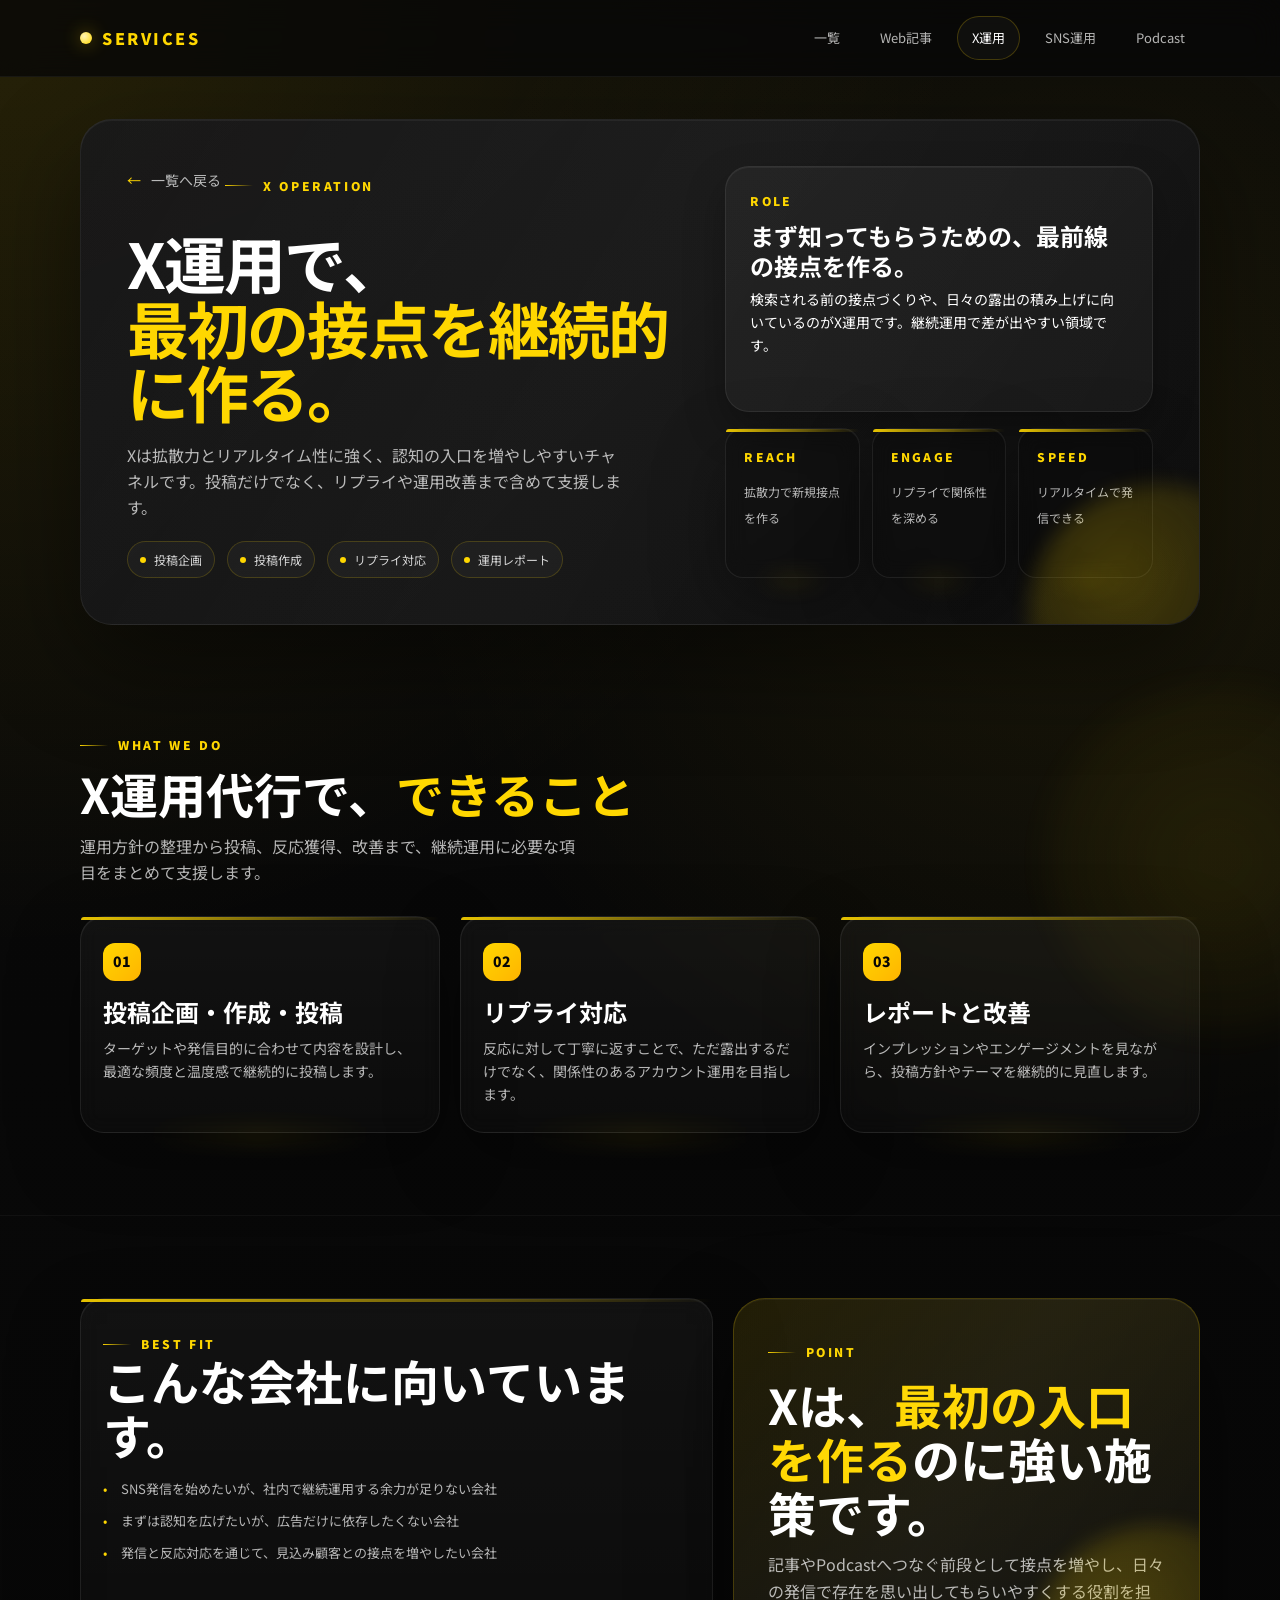
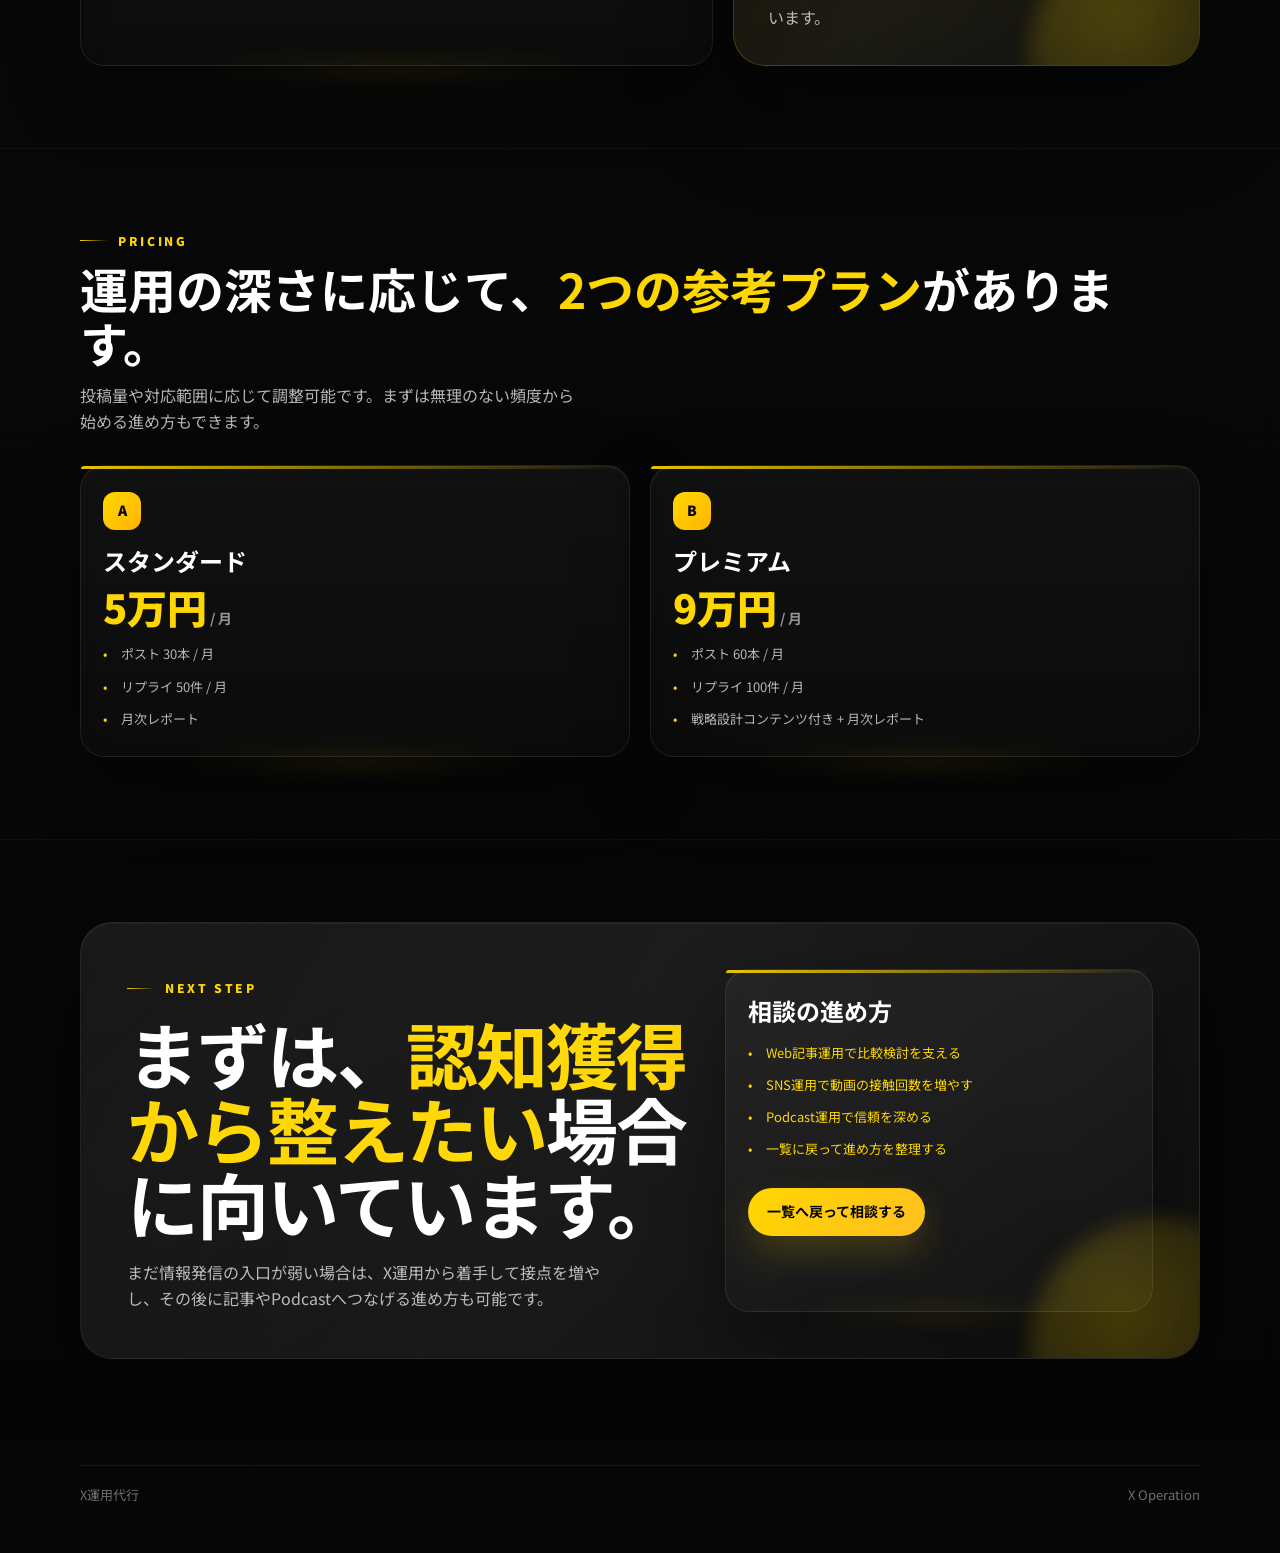
<file: x.html>
<!DOCTYPE html>
<html lang="ja">
<head>
    <meta charset="UTF-8">
    <meta name="viewport" content="width=device-width, initial-scale=1.0">
    <title>X運用代行</title>
    <meta name="description" content="認知の入口を増やすX運用代行の詳細ページです。投稿企画、運用代行、リプライ対応、改善提案まで支援します。">
    <link rel="preconnect" href="https://fonts.googleapis.com">
    <link rel="preconnect" href="https://fonts.gstatic.com" crossorigin>
    <link href="https://fonts.googleapis.com/css2?family=Noto+Sans+JP:wght@400;500;700;900&display=swap" rel="stylesheet">
    <link rel="stylesheet" href="site.css">
    <script src="site.js" defer></script>
</head>
<body>
    <header class="site-header">
        <div class="container header-inner">
            <a class="brand" href="index.html" aria-label="トップへ戻る"><span>Services</span></a>
            <nav class="header-nav">
                <a class="nav-link" data-page-link href="index.html">一覧</a>
                <a class="nav-link" data-page-link href="article.html">Web記事</a>
                <a class="nav-link" data-page-link href="x.html">X運用</a>
                <a class="nav-link" data-page-link href="sns.html">SNS運用</a>
                <a class="nav-link" data-page-link href="podcast.html">Podcast</a>
            </nav>
        </div>
    </header>

    <main class="page-main">
        <!-- Hero -->
        <section class="page-hero">
            <div class="container">
                <div class="page-hero-shell">
                    <div class="page-hero-grid">
                        <div class="page-hero-copy">
                            <a class="back-link" href="index.html">一覧へ戻る</a>
                            <div class="eyebrow float-in">X Operation</div>
                            <h1 class="page-title float-in delay-1">X運用で、<br><span class="accent">最初の接点を継続的に作る。</span></h1>
                            <p class="lead float-in delay-2">Xは拡散力とリアルタイム性に強く、認知の入口を増やしやすいチャネルです。投稿だけでなく、リプライや運用改善まで含めて支援します。</p>
                            <div class="tag-row float-in delay-3" style="margin-top: 20px;">
                                <span class="tag">投稿企画</span>
                                <span class="tag">投稿作成</span>
                                <span class="tag">リプライ対応</span>
                                <span class="tag">運用レポート</span>
                            </div>
                        </div>
                        <div class="page-hero-side reveal">
                            <div class="stacked-card">
                                <strong>Role</strong>
                                <h3>まず知ってもらうための、最前線の接点を作る。</h3>
                                <p>検索される前の接点づくりや、日々の露出の積み上げに向いているのがX運用です。継続運用で差が出やすい領域です。</p>
                            </div>
                            <div class="metric-stack">
                                <div class="metric-card">
                                    <strong>Reach</strong>
                                    <span>拡散力で新規接点を作る</span>
                                </div>
                                <div class="metric-card">
                                    <strong>Engage</strong>
                                    <span>リプライで関係性を深める</span>
                                </div>
                                <div class="metric-card">
                                    <strong>Speed</strong>
                                    <span>リアルタイムで発信できる</span>
                                </div>
                            </div>
                        </div>
                    </div>
                </div>
            </div>
        </section>

        <!-- Features -->
        <section class="section">
            <div class="container">
                <div class="section-head reveal">
                    <div class="eyebrow">What We Do</div>
                    <h2>X運用代行で、<span class="accent">できること</span></h2>
                    <p>運用方針の整理から投稿、反応獲得、改善まで、継続運用に必要な項目をまとめて支援します。</p>
                </div>
                <div class="service-grid">
                    <article class="card detail-card reveal">
                        <div class="card-index">01</div>
                        <h3>投稿企画・作成・投稿</h3>
                        <p>ターゲットや発信目的に合わせて内容を設計し、最適な頻度と温度感で継続的に投稿します。</p>
                    </article>
                    <article class="card detail-card reveal">
                        <div class="card-index">02</div>
                        <h3>リプライ対応</h3>
                        <p>反応に対して丁寧に返すことで、ただ露出するだけでなく、関係性のあるアカウント運用を目指します。</p>
                    </article>
                    <article class="card detail-card reveal">
                        <div class="card-index">03</div>
                        <h3>レポートと改善</h3>
                        <p>インプレッションやエンゲージメントを見ながら、投稿方針やテーマを継続的に見直します。</p>
                    </article>
                </div>
            </div>
        </section>

        <!-- Audience -->
        <section class="section">
            <div class="container">
                <div class="split-grid">
                    <article class="card audience-card reveal">
                        <div class="eyebrow">Best Fit</div>
                        <h2>こんな会社に向いています。</h2>
                        <ul class="check-list">
                            <li>SNS発信を始めたいが、社内で継続運用する余力が足りない会社</li>
                            <li>まずは認知を広げたいが、広告だけに依存したくない会社</li>
                            <li>発信と反応対応を通じて、見込み顧客との接点を増やしたい会社</li>
                        </ul>
                    </article>
                    <article class="quote-shell reveal">
                        <div class="quote-copy">
                            <div class="eyebrow">Point</div>
                            <h2>Xは、<span class="accent">最初の入口を作る</span>のに強い施策です。</h2>
                            <p>記事やPodcastへつなぐ前段として接点を増やし、日々の発信で存在を思い出してもらいやすくする役割を担います。</p>
                        </div>
                    </article>
                </div>
            </div>
        </section>

        <!-- Pricing -->
        <section class="section">
            <div class="container">
                <div class="section-head reveal">
                    <div class="eyebrow">Pricing</div>
                    <h2>運用の深さに応じて、<span class="accent">2つの参考プラン</span>があります。</h2>
                    <p>投稿量や対応範囲に応じて調整可能です。まずは無理のない頻度から始める進め方もできます。</p>
                </div>
                <div class="pricing-grid">
                    <article class="card pricing-card reveal">
                        <div class="pricing-index">A</div>
                        <h3>スタンダード</h3>
                        <div class="price">5万円<span> / 月</span></div>
                        <ul class="check-list">
                            <li>ポスト 30本 / 月</li>
                            <li>リプライ 50件 / 月</li>
                            <li>月次レポート</li>
                        </ul>
                    </article>
                    <article class="card pricing-card reveal">
                        <div class="pricing-index">B</div>
                        <h3>プレミアム</h3>
                        <div class="price">9万円<span> / 月</span></div>
                        <ul class="check-list">
                            <li>ポスト 60本 / 月</li>
                            <li>リプライ 100件 / 月</li>
                            <li>戦略設計コンテンツ付き + 月次レポート</li>
                        </ul>
                    </article>
                </div>
            </div>
        </section>

        <!-- CTA -->
        <section class="section">
            <div class="container">
                <div class="cta-shell reveal">
                    <div class="cta-grid">
                        <div class="cta-copy">
                            <div class="eyebrow">Next Step</div>
                            <h2>まずは、<span class="accent">認知獲得から整えたい</span>場合に向いています。</h2>
                            <p>まだ情報発信の入口が弱い場合は、X運用から着手して接点を増やし、その後に記事やPodcastへつなげる進め方も可能です。</p>
                        </div>
                        <div class="card">
                            <h3>相談の進め方</h3>
                            <ul class="check-list">
                                <li><a class="inline-link" href="article.html">Web記事運用で比較検討を支える</a></li>
                                <li><a class="inline-link" href="sns.html">SNS運用で動画の接触回数を増やす</a></li>
                                <li><a class="inline-link" href="podcast.html">Podcast運用で信頼を深める</a></li>
                                <li><a class="inline-link" href="index.html#contact">一覧に戻って進め方を整理する</a></li>
                            </ul>
                            <div class="button-row">
                                <a class="button button-primary" href="index.html#contact">一覧へ戻って相談する</a>
                            </div>
                        </div>
                    </div>
                </div>
            </div>
        </section>
    </main>

    <footer class="footer">
        <div class="container footer-inner">
            <span>X運用代行</span>
            <span>X Operation</span>
        </div>
    </footer>
</body>
</html>
</file>
<file: site.css>
:root {
    --bg: #070707;
    --bg-soft: #101010;
    --panel: rgba(255, 255, 255, 0.045);
    --panel-strong: rgba(255, 255, 255, 0.075);
    --line: rgba(255, 215, 0, 0.22);
    --line-soft: rgba(255, 255, 255, 0.08);
    --text: #ffffff;
    --muted: rgba(255, 255, 255, 0.7);
    --subtle: rgba(255, 255, 255, 0.42);
    --gold: #ffd700;
    --gold-deep: #d39d08;
    --shadow-xl: 0 40px 100px rgba(0, 0, 0, 0.45);
    --shadow-lg: 0 26px 70px rgba(0, 0, 0, 0.34);
    --shadow-md: 0 18px 40px rgba(0, 0, 0, 0.28);
    --radius-xl: 32px;
    --radius-lg: 24px;
    --radius-md: 18px;
    --content: min(1120px, calc(100% - 40px));
}

* {
    box-sizing: border-box;
    margin: 0;
    padding: 0;
}

html {
    scroll-behavior: smooth;
}

body {
    min-height: 100%;
    font-family: 'Noto Sans JP', sans-serif;
    color: var(--text);
    background:
        radial-gradient(circle at top left, rgba(255, 215, 0, 0.12), transparent 28%),
        radial-gradient(circle at 85% 15%, rgba(255, 215, 0, 0.08), transparent 24%),
        linear-gradient(180deg, #090909 0%, #060606 100%);
    line-height: 1.65;
}

body::before {
    content: "";
    position: fixed;
    inset: 0;
    pointer-events: none;
    background-image:
        linear-gradient(rgba(255, 255, 255, 0.015) 1px, transparent 1px),
        linear-gradient(90deg, rgba(255, 255, 255, 0.015) 1px, transparent 1px);
    background-size: 56px 56px;
    mask-image: linear-gradient(180deg, rgba(0, 0, 0, 0.86), transparent 90%);
    opacity: 0.5;
}


body::after {
    content: "";
    position: fixed;
    right: -120px;
    bottom: -140px;
    width: 360px;
    height: 360px;
    border-radius: 50%;
    background: radial-gradient(circle, rgba(255, 215, 0, 0.12), rgba(255, 215, 0, 0));
    filter: blur(16px);
    pointer-events: none;
    opacity: 0.7;
}
a {
    color: inherit;
    text-decoration: none;
}

img {
    max-width: 100%;
    display: block;
}

.container {
    width: var(--content);
    margin: 0 auto;
}

.site-header {
    position: sticky;
    top: 0;
    z-index: 20;
    backdrop-filter: blur(16px);
    background: rgba(7, 7, 7, 0.78);
    border-bottom: 1px solid rgba(255, 255, 255, 0.05);
}

.header-inner {
    display: flex;
    align-items: center;
    justify-content: space-between;
    gap: 16px;
    min-height: 76px;
}

.brand {
    display: inline-flex;
    align-items: center;
    gap: 10px;
    font-size: 16px;
    font-weight: 900;
    letter-spacing: 0.16em;
    text-transform: uppercase;
}

.brand::before {
    content: "";
    width: 12px;
    height: 12px;
    border-radius: 50%;
    background: radial-gradient(circle at 35% 35%, #fff4b5, var(--gold));
    box-shadow: 0 0 18px rgba(255, 215, 0, 0.45);
}

.brand span {
    color: var(--gold);
}

.header-nav {
    display: flex;
    align-items: center;
    gap: 10px;
    flex-wrap: wrap;
    justify-content: flex-end;
}

.nav-link {
    padding: 10px 14px;
    border-radius: 999px;
    border: 1px solid transparent;
    color: var(--muted);
    font-size: 13px;
    transition: 0.25s ease;
}

.nav-link:hover,
.nav-link.is-current {
    color: var(--text);
    border-color: var(--line);
    background: rgba(255, 255, 255, 0.03);
}

.page-main {
    overflow: hidden;
}

.hero,
.page-hero {
    padding: 42px 0 28px;
}

.hero-shell,
.page-hero-shell,
.cta-shell,
.quote-shell {
    position: relative;
    overflow: hidden;
    border-radius: var(--radius-xl);
    border: 1px solid rgba(255, 255, 255, 0.08);
    background:
        linear-gradient(135deg, rgba(255, 255, 255, 0.04), rgba(255, 255, 255, 0.02)),
        linear-gradient(160deg, rgba(16, 16, 16, 0.97), rgba(8, 8, 8, 0.98));
    box-shadow: var(--shadow-xl), inset 0 1px 0 rgba(255, 255, 255, 0.05);
    isolation: isolate;
}

.hero-shell::before,
.page-hero-shell::before,
.cta-shell::before,
.quote-shell::before {
    content: "";
    position: absolute;
    inset: 0;
    background: linear-gradient(120deg, transparent 0%, rgba(255, 255, 255, 0.03) 48%, transparent 100%);
    pointer-events: none;
}

.hero-shell::after,
.page-hero-shell::after,
.cta-shell::after,
.quote-shell::after {
    content: "";
    position: absolute;
    inset: auto -90px -120px auto;
    width: 260px;
    aspect-ratio: 1;
    border-radius: 50%;
    background: radial-gradient(circle at 35% 35%, rgba(255, 215, 0, 0.34), rgba(255, 215, 0, 0));
    filter: blur(10px);
    opacity: 0.7;
    pointer-events: none;
}

.hero-grid,
.page-hero-grid,
.cta-grid,
.split-grid,
.value-grid,
.detail-grid,
.pricing-grid,
.service-grid,
.related-grid,
.highlight-grid {
    display: grid;
    gap: 20px;
}

.hero-grid,
.page-hero-grid,
.cta-grid,
.split-grid {
    grid-template-columns: minmax(0, 1.15fr) minmax(300px, 0.85fr);
}

.hero-grid,
.page-hero-grid,
.cta-grid {
    padding: 46px;
    align-items: stretch;
}

.eyebrow {
    display: inline-flex;
    align-items: center;
    gap: 10px;
    color: var(--gold);
    font-size: 12px;
    font-weight: 900;
    letter-spacing: 0.22em;
    text-transform: uppercase;
}

.eyebrow::before {
    content: "";
    width: 28px;
    height: 1px;
    background: linear-gradient(90deg, rgba(255, 215, 0, 0.98), transparent);
}

.hero-copy h1,
.page-title,
.cta-copy h2 {
    font-size: clamp(40px, 7vw, 72px);
    line-height: 1.04;
    letter-spacing: -0.03em;
    margin: 18px 0 18px;
}

.page-title {
    font-size: clamp(38px, 6vw, 62px);
}

.accent {
    color: var(--gold);
}

.lead,
.section-head p,
.page-hero-copy p,
.cta-copy p,
.quote-copy p,
.muted-copy {
    color: var(--muted);
    font-size: 16px;
    max-width: 56ch;
}

.hero-actions,
.button-row,
.chip-row,
.tag-row {
    display: flex;
    flex-wrap: wrap;
    gap: 12px;
}

.hero-actions,
.button-row {
    margin-top: 28px;
}

.button {
    display: inline-flex;
    align-items: center;
    justify-content: center;
    min-height: 48px;
    padding: 0 18px;
    border-radius: 999px;
    border: 1px solid transparent;
    font-size: 14px;
    font-weight: 700;
    transition: transform 0.25s ease, box-shadow 0.25s ease, border-color 0.25s ease, background 0.25s ease;
}

.button:hover {
    transform: translateY(-2px);
}

.button-primary {
    color: #050505;
    background: linear-gradient(135deg, var(--gold), #ffbf1f);
    box-shadow: 0 16px 36px rgba(255, 215, 0, 0.18);
}

.button-secondary {
    color: var(--text);
    background: rgba(255, 255, 255, 0.03);
    border-color: var(--line);
}

.button-ghost {
    color: var(--muted);
    background: transparent;
    border-color: rgba(255, 255, 255, 0.08);
}

.hero-note,
.section-note,
.page-note {
    color: var(--subtle);
    font-size: 13px;
}

.chip,
.tag {
    display: inline-flex;
    align-items: center;
    gap: 8px;
    padding: 8px 12px;
    border-radius: 999px;
    border: 1px solid rgba(255, 215, 0, 0.18);
    background: rgba(255, 255, 255, 0.03);
    color: rgba(255, 255, 255, 0.82);
    font-size: 12px;
}

.chip::before,
.tag::before {
    content: "";
    width: 6px;
    height: 6px;
    border-radius: 50%;
    background: var(--gold);
}

.panel,
.card,
.metric-card,
.info-card {
    position: relative;
    padding: 26px 22px;
    border-radius: var(--radius-lg);
    border: 1px solid rgba(255, 255, 255, 0.08);
    background: linear-gradient(180deg, rgba(255, 255, 255, 0.045), rgba(255, 255, 255, 0.02));
    backdrop-filter: blur(10px);
    box-shadow: var(--shadow-lg), inset 0 1px 0 rgba(255, 255, 255, 0.04);
    transition: transform 0.28s ease, border-color 0.28s ease, box-shadow 0.28s ease;
}

.panel::before,
.card::before,
.metric-card::before,
.info-card::before {
    content: "";
    position: absolute;
    top: 0;
    left: 0;
    right: 0;
    height: 3px;
    border-radius: var(--radius-lg) var(--radius-lg) 0 0;
    background: linear-gradient(90deg, rgba(255, 215, 0, 0.9), rgba(255, 215, 0, 0));
}

.panel::after,
.card::after,
.metric-card::after,
.info-card::after {
    content: "";
    position: absolute;
    inset: auto 14px -16px 14px;
    height: 26px;
    border-radius: 999px;
    background: radial-gradient(circle, rgba(255, 215, 0, 0.08), transparent 70%);
    filter: blur(8px);
    opacity: 0.7;
    pointer-events: none;
}

.panel:hover,
.card:hover,
.metric-card:hover,
.info-card:hover {
    transform: translateY(-4px);
    border-color: rgba(255, 215, 0, 0.18);
    box-shadow: var(--shadow-xl), inset 0 1px 0 rgba(255, 255, 255, 0.05);
}

.service-card,
.detail-card,
.related-card,
.value-card,
.pricing-card,
.audience-card,
.highlight-card {
    height: 100%;
}

.card-index,
.service-index,
.value-index,
.pricing-index {
    display: inline-flex;
    align-items: center;
    justify-content: center;
    width: 38px;
    height: 38px;
    border-radius: 12px;
    background: linear-gradient(135deg, var(--gold), #ffb400);
    color: #060606;
    font-size: 14px;
    font-weight: 900;
    margin-bottom: 16px;
}

h2 {
    font-size: clamp(30px, 5vw, 48px);
    line-height: 1.12;
}

h3 {
    font-size: 24px;
    line-height: 1.24;
    margin-bottom: 10px;
}

h4 {
    font-size: 18px;
    line-height: 1.3;
}

p {
    font-size: 14px;
}

.section {
    position: relative;
    padding: 82px 0;
}

.section + .section {
    border-top: 1px solid rgba(255, 255, 255, 0.04);
}

.section-head {
    display: grid;
    gap: 12px;
    margin-bottom: 30px;
}

.service-grid,
.related-grid,
.highlight-grid {
    grid-template-columns: repeat(3, minmax(0, 1fr));
}

.service-grid-four {
    grid-template-columns: repeat(4, minmax(0, 1fr));
}

.value-grid,
.detail-grid,
.pricing-grid {
    grid-template-columns: repeat(2, minmax(0, 1fr));
}

.card p,
.panel p,
.metric-card p,
.info-card p,
.list li,
.check-list li {
    color: var(--muted);
}

.list,
.check-list {
    list-style: none;
    display: grid;
    gap: 10px;
    margin-top: 16px;
}

.list li,
.check-list li {
    position: relative;
    padding-left: 18px;
    font-size: 13px;
    line-height: 1.7;
}

.list li::before,
.check-list li::before {
    content: "•";
    position: absolute;
    left: 0;
    color: var(--gold);
}

.hero-side,
.page-hero-side {
    display: grid;
    gap: 16px;
}

.stacked-card {
    position: relative;
    padding: 24px;
    border-radius: var(--radius-lg);
    background: rgba(255, 255, 255, 0.035);
    border: 1px solid rgba(255, 255, 255, 0.08);
    box-shadow: var(--shadow-md), inset 0 1px 0 rgba(255, 255, 255, 0.05);
}

.stacked-card strong,
.metric-card strong,
.info-card strong {
    display: block;
    color: var(--gold);
    font-size: 12px;
    font-weight: 900;
    letter-spacing: 0.18em;
    text-transform: uppercase;
    margin-bottom: 10px;
}

.stacked-card h3 {
    font-size: 24px;
    margin-bottom: 8px;
}

.metric-stack {
    display: grid;
    gap: 12px;
    grid-template-columns: repeat(3, minmax(0, 1fr));
}

.metric-card {
    padding: 18px;
    border-radius: 18px;
    background: rgba(0, 0, 0, 0.22);
}

.metric-card span {
    color: var(--muted);
    font-size: 12px;
}

.inline-link {
    color: var(--gold);
}

.quote-shell {
    padding: 34px;
    background: linear-gradient(160deg, rgba(255, 215, 0, 0.11), rgba(255, 255, 255, 0.03));
    border-color: rgba(255, 215, 0, 0.22);
}

.quote-copy h2 {
    margin: 16px 0 12px;
}

.back-link {
    display: inline-flex;
    align-items: center;
    gap: 10px;
    color: var(--muted);
    font-size: 14px;
    margin-bottom: 20px;
}

.back-link::before {
    content: "←";
    color: var(--gold);
}

.kicker {
    color: var(--subtle);
    font-size: 13px;
    text-transform: uppercase;
    letter-spacing: 0.18em;
}

.price {
    font-size: 40px;
    line-height: 1;
    font-weight: 900;
    color: var(--gold);
    margin: 12px 0;
}

.price span {
    font-size: 14px;
    color: rgba(255, 255, 255, 0.56);
    font-weight: 700;
}

.footer {
    padding: 24px 0 48px;
}

.footer-inner {
    display: flex;
    justify-content: space-between;
    gap: 16px;
    align-items: center;
    color: var(--subtle);
    font-size: 13px;
    border-top: 1px solid rgba(255, 255, 255, 0.06);
    padding-top: 18px;
}

.float-in {
    opacity: 0;
    transform: translateY(18px);
    animation: floatIn 0.75s ease forwards;
}

.delay-1 {
    animation-delay: 0.12s;
}

.delay-2 {
    animation-delay: 0.22s;
}

.delay-3 {
    animation-delay: 0.3s;
}

.reveal {
    opacity: 0;
    transform: translateY(18px);
    transition: opacity 0.68s ease, transform 0.68s ease;
}

.reveal.is-visible {
    opacity: 1;
    transform: translateY(0);
}

@keyframes floatIn {
    from {
        opacity: 0;
        transform: translateY(18px);
    }

    to {
        opacity: 1;
        transform: translateY(0);
    }
}

@media (max-width: 1080px) {
    .hero-grid,
    .page-hero-grid,
    .cta-grid,
    .split-grid,
    .service-grid,
    .related-grid,
    .highlight-grid,
    .value-grid,
    .detail-grid,
    .pricing-grid {
        grid-template-columns: 1fr;
    }

    .metric-stack {
        grid-template-columns: 1fr;
    }

    .service-grid-four {
        grid-template-columns: repeat(2, minmax(0, 1fr));
    }
}

@media (max-width: 760px) {
    .site-header {
        position: static;
    }

    .header-inner,
    .footer-inner {
        flex-direction: column;
        align-items: flex-start;
    }

    .brand {
        display: none;
    }

    .header-inner {
        min-height: auto;
        padding: 12px 0;
    }

    .header-nav {
        width: 100%;
        flex-wrap: nowrap;
        justify-content: flex-start;
        overflow-x: auto;
        padding-bottom: 4px;
        scrollbar-width: none;
    }

    .header-nav::-webkit-scrollbar {
        display: none;
    }

    .hero,
    .page-hero {
        padding-top: 24px;
    }

    .hero-grid,
    .page-hero-grid,
    .cta-grid {
        padding: 28px;
    }

    .section {
        padding: 68px 0;
    }

    .hero-copy h1,
    .page-title,
    .cta-copy h2 {
        font-size: clamp(36px, 12vw, 54px);
    }

    .lead,
    .section-head p,
    .page-hero-copy p,
    .cta-copy p {
        font-size: 15px;
    }

    .button {
        width: 100%;
    }

    .nav-link {
        width: auto;
        flex: 0 0 auto;
        padding: 8px 12px;
        font-size: 12px;
    }

    .hero-actions,
    .button-row,
    .chip-row,
    .tag-row {
        align-items: stretch;
    }

    .service-grid-four {
        grid-template-columns: 1fr;
    }
}
@media (prefers-reduced-motion: reduce) {
    *,
    *::before,
    *::after {
        animation: none !important;
        transition: none !important;
        scroll-behavior: auto !important;
    }
}
</file>
